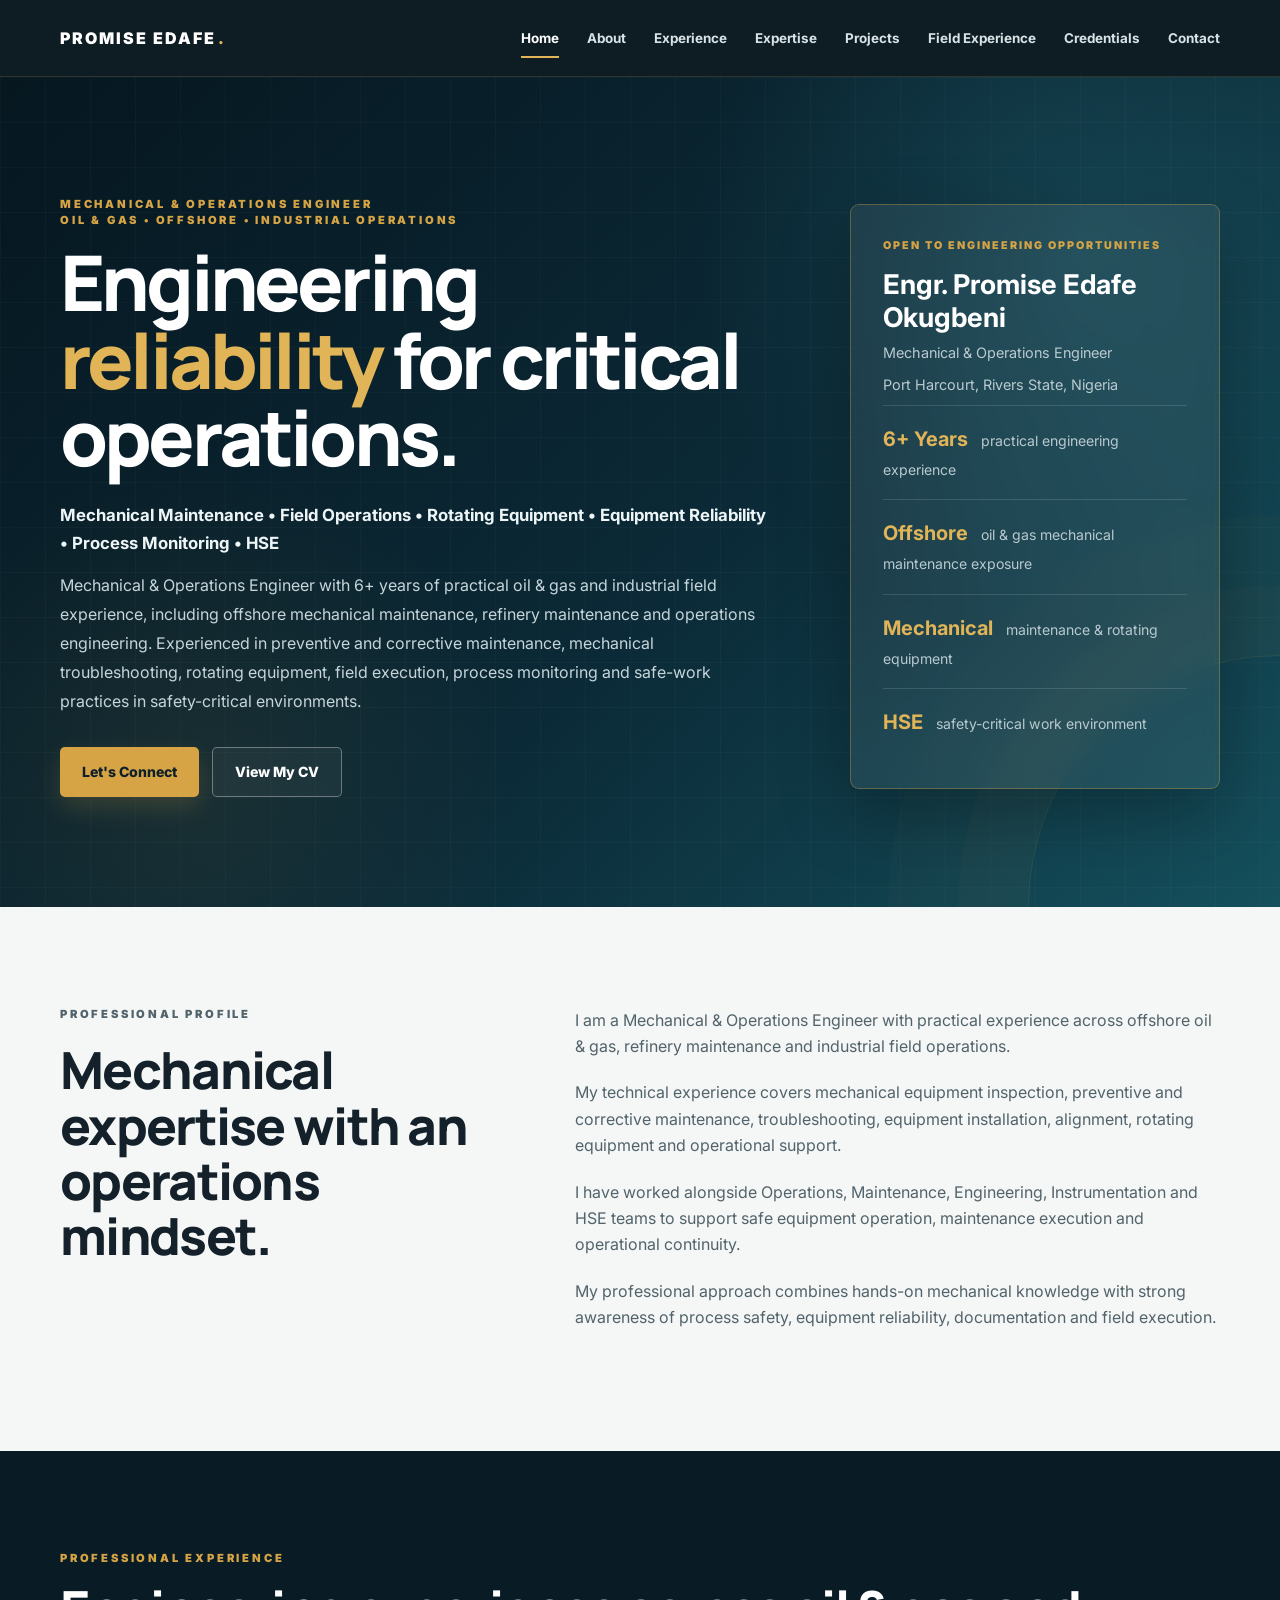
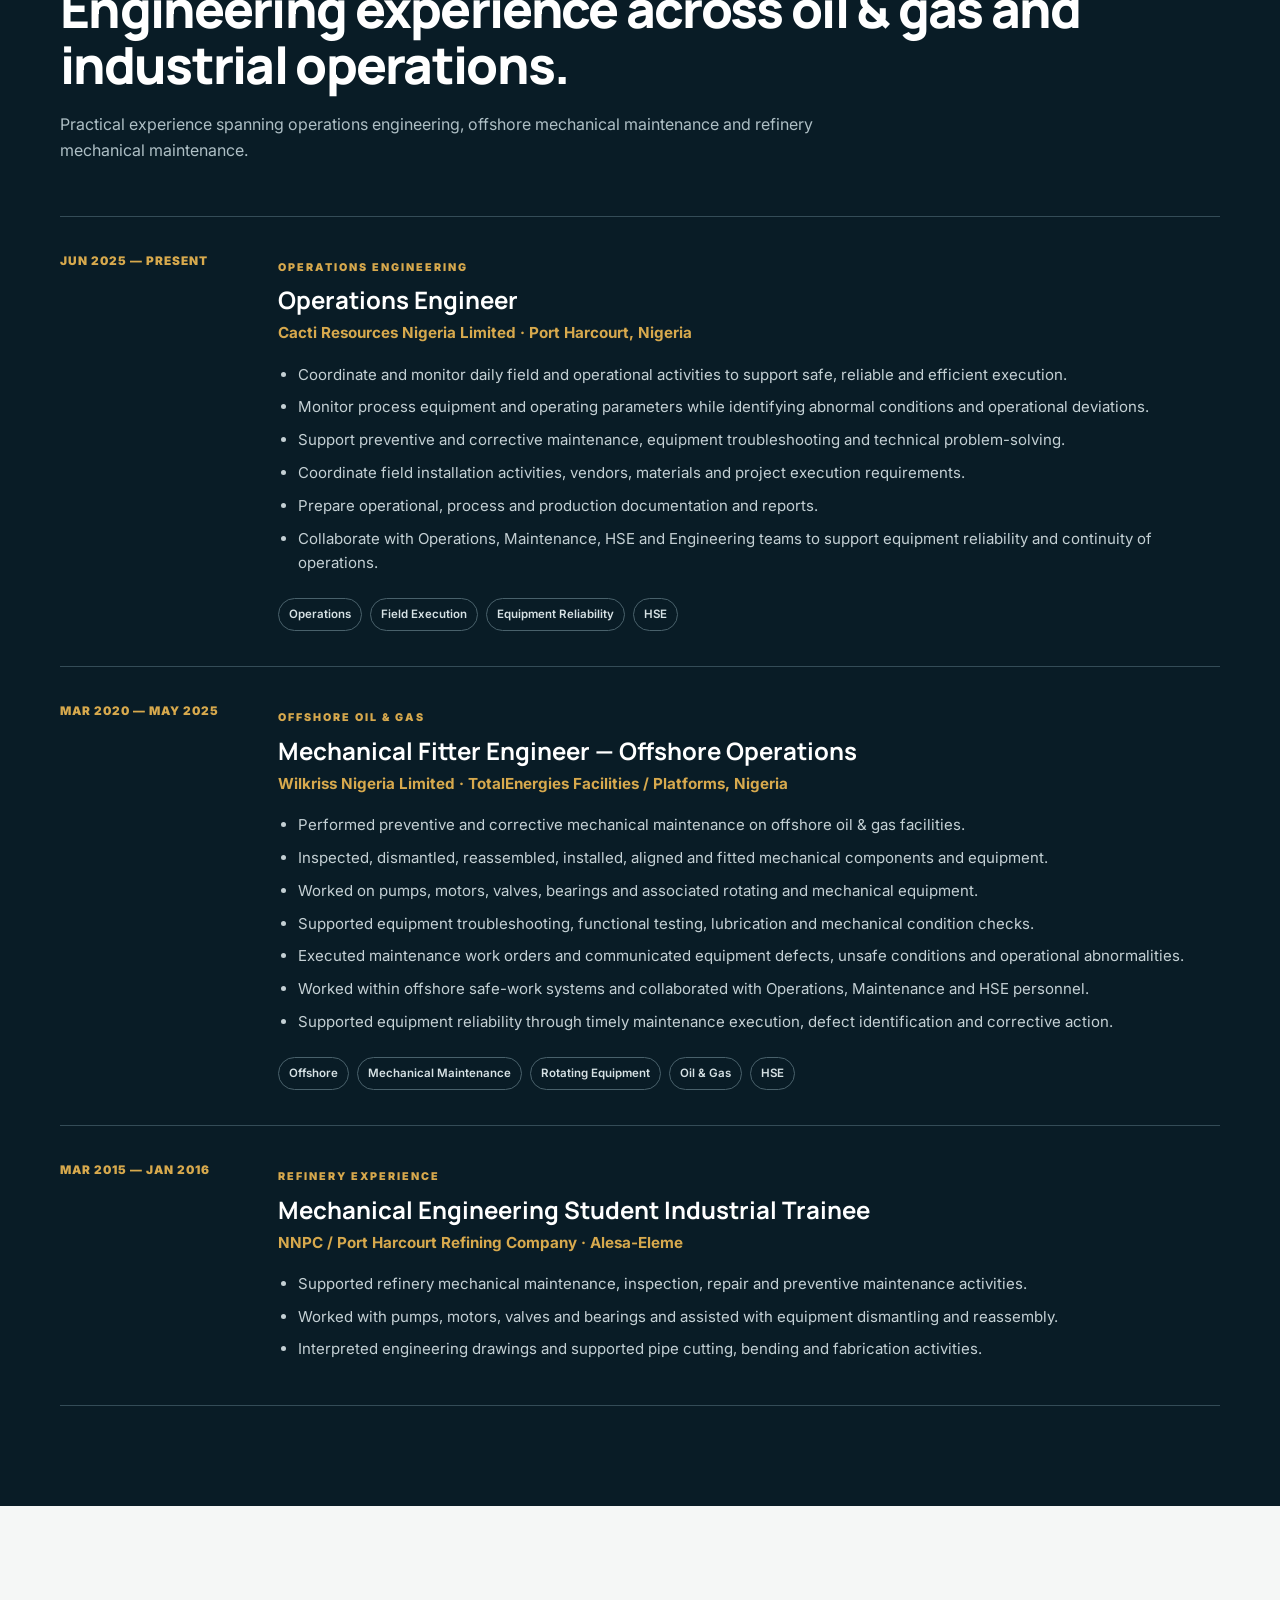
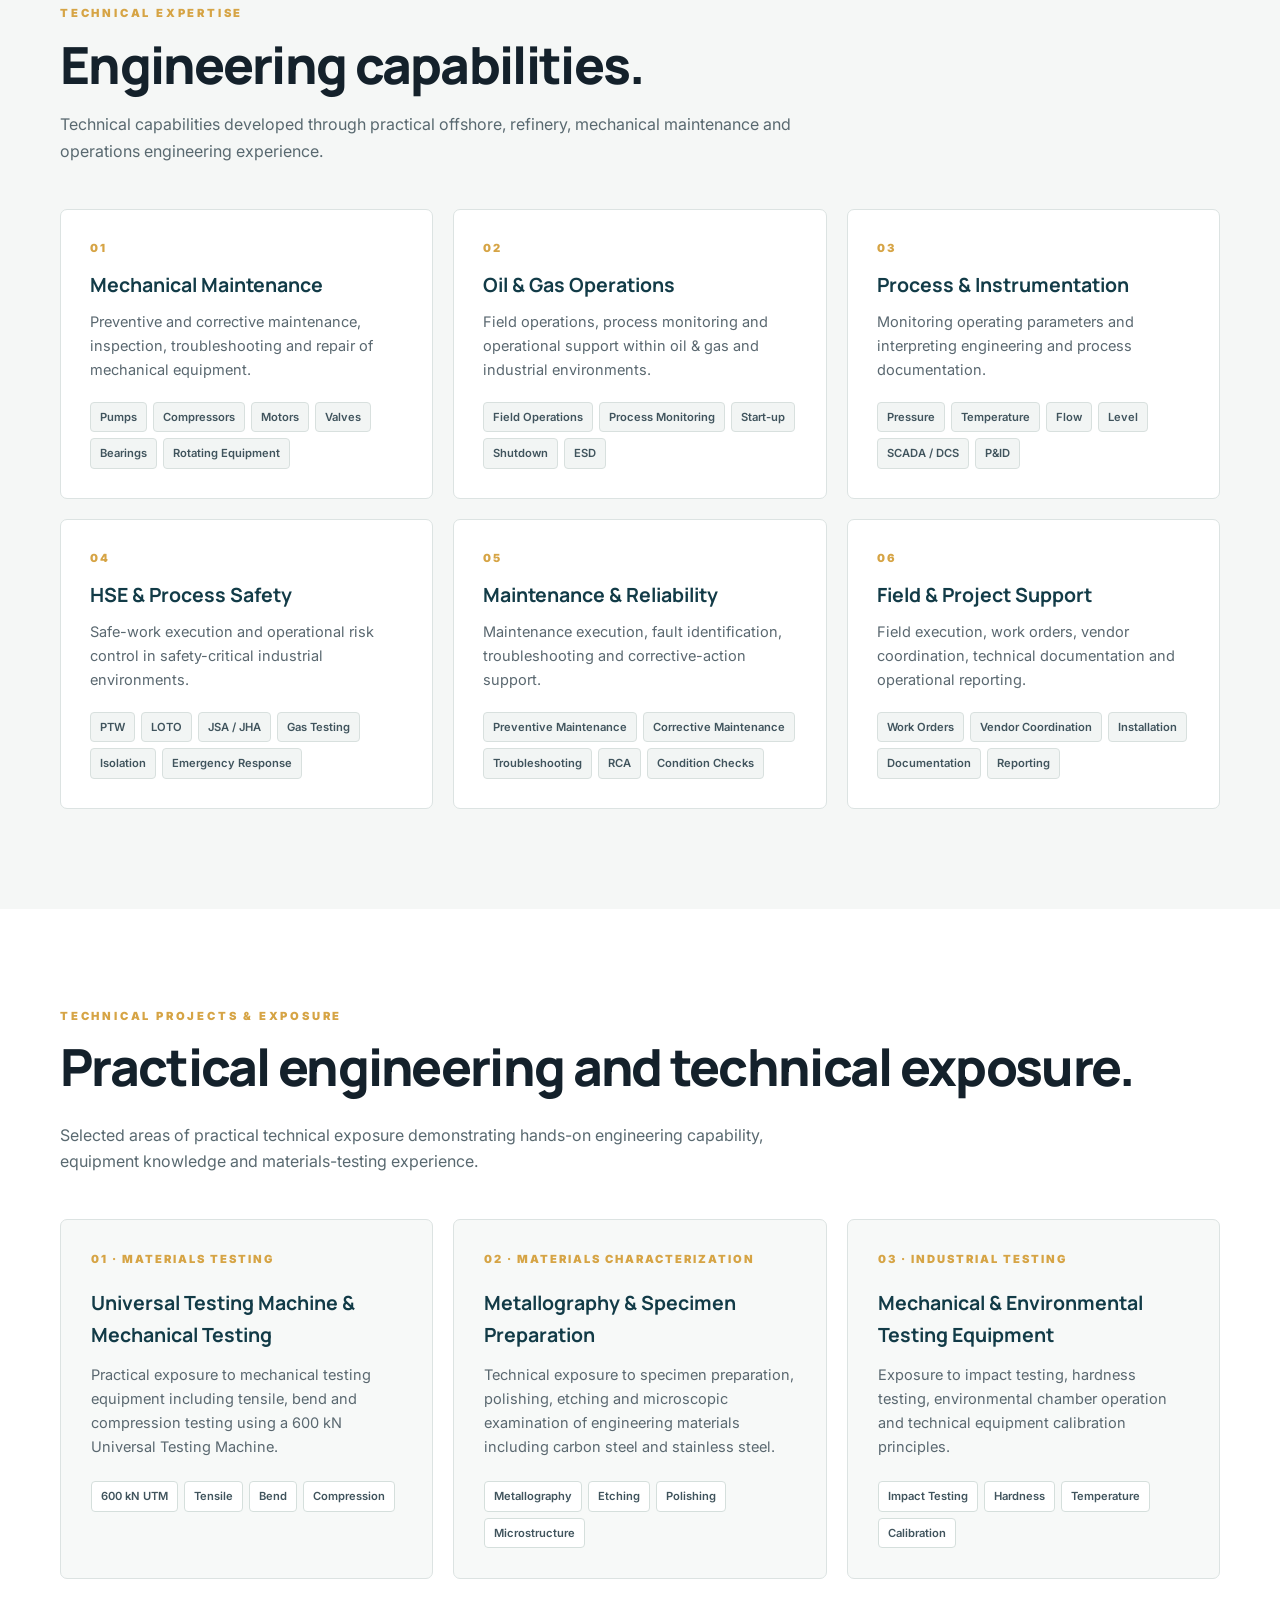
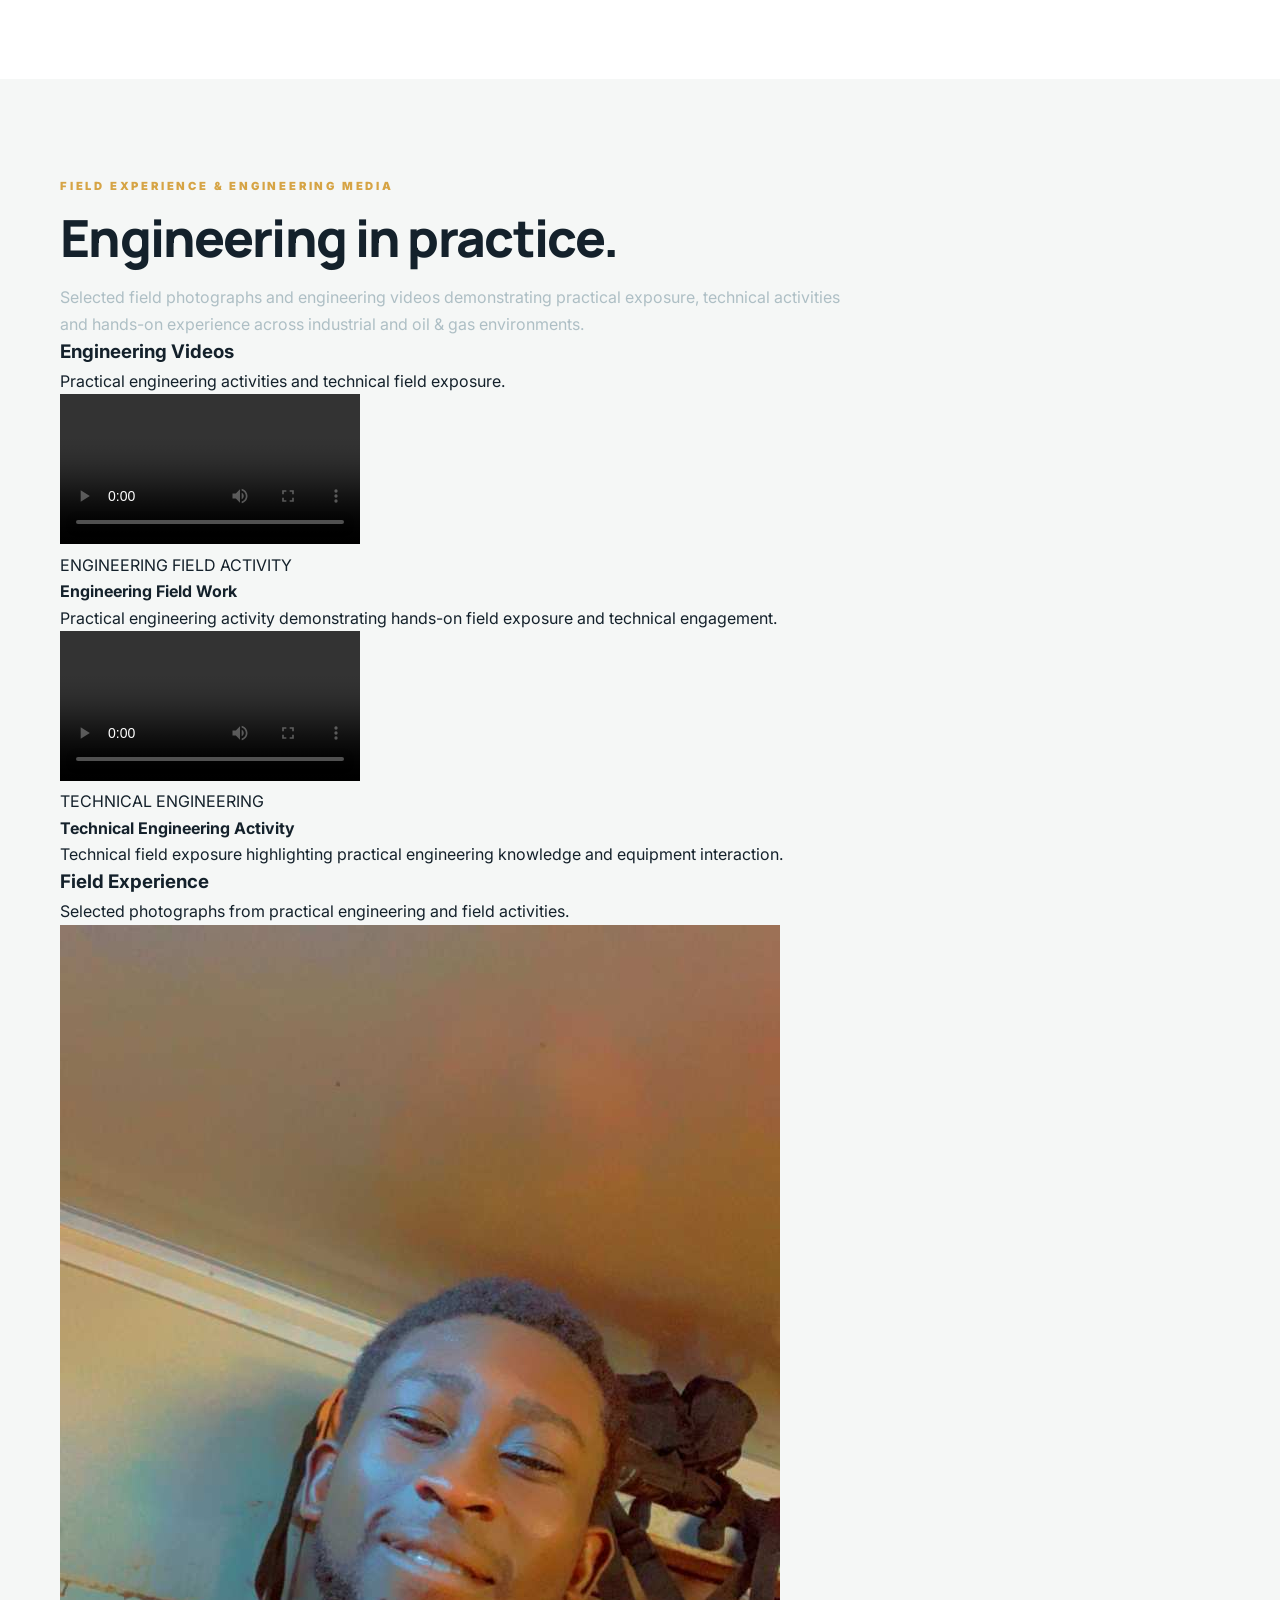
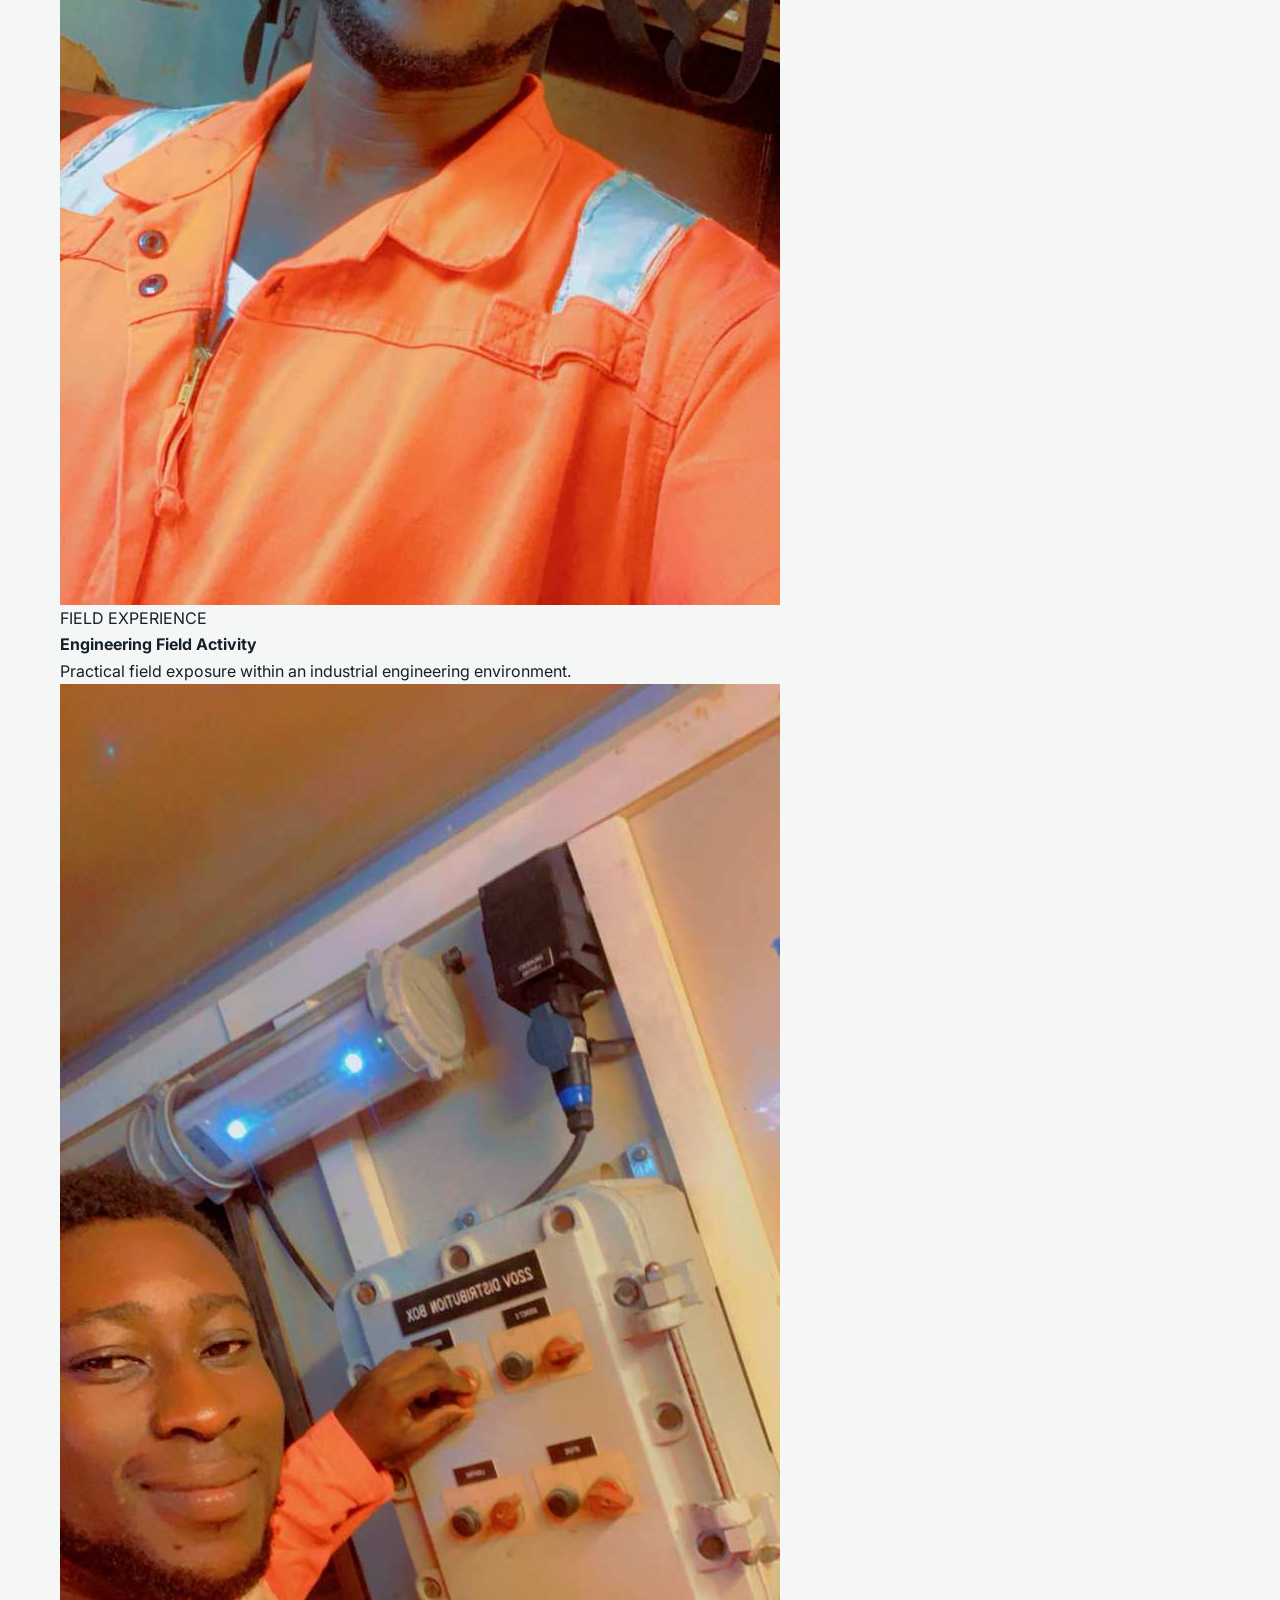
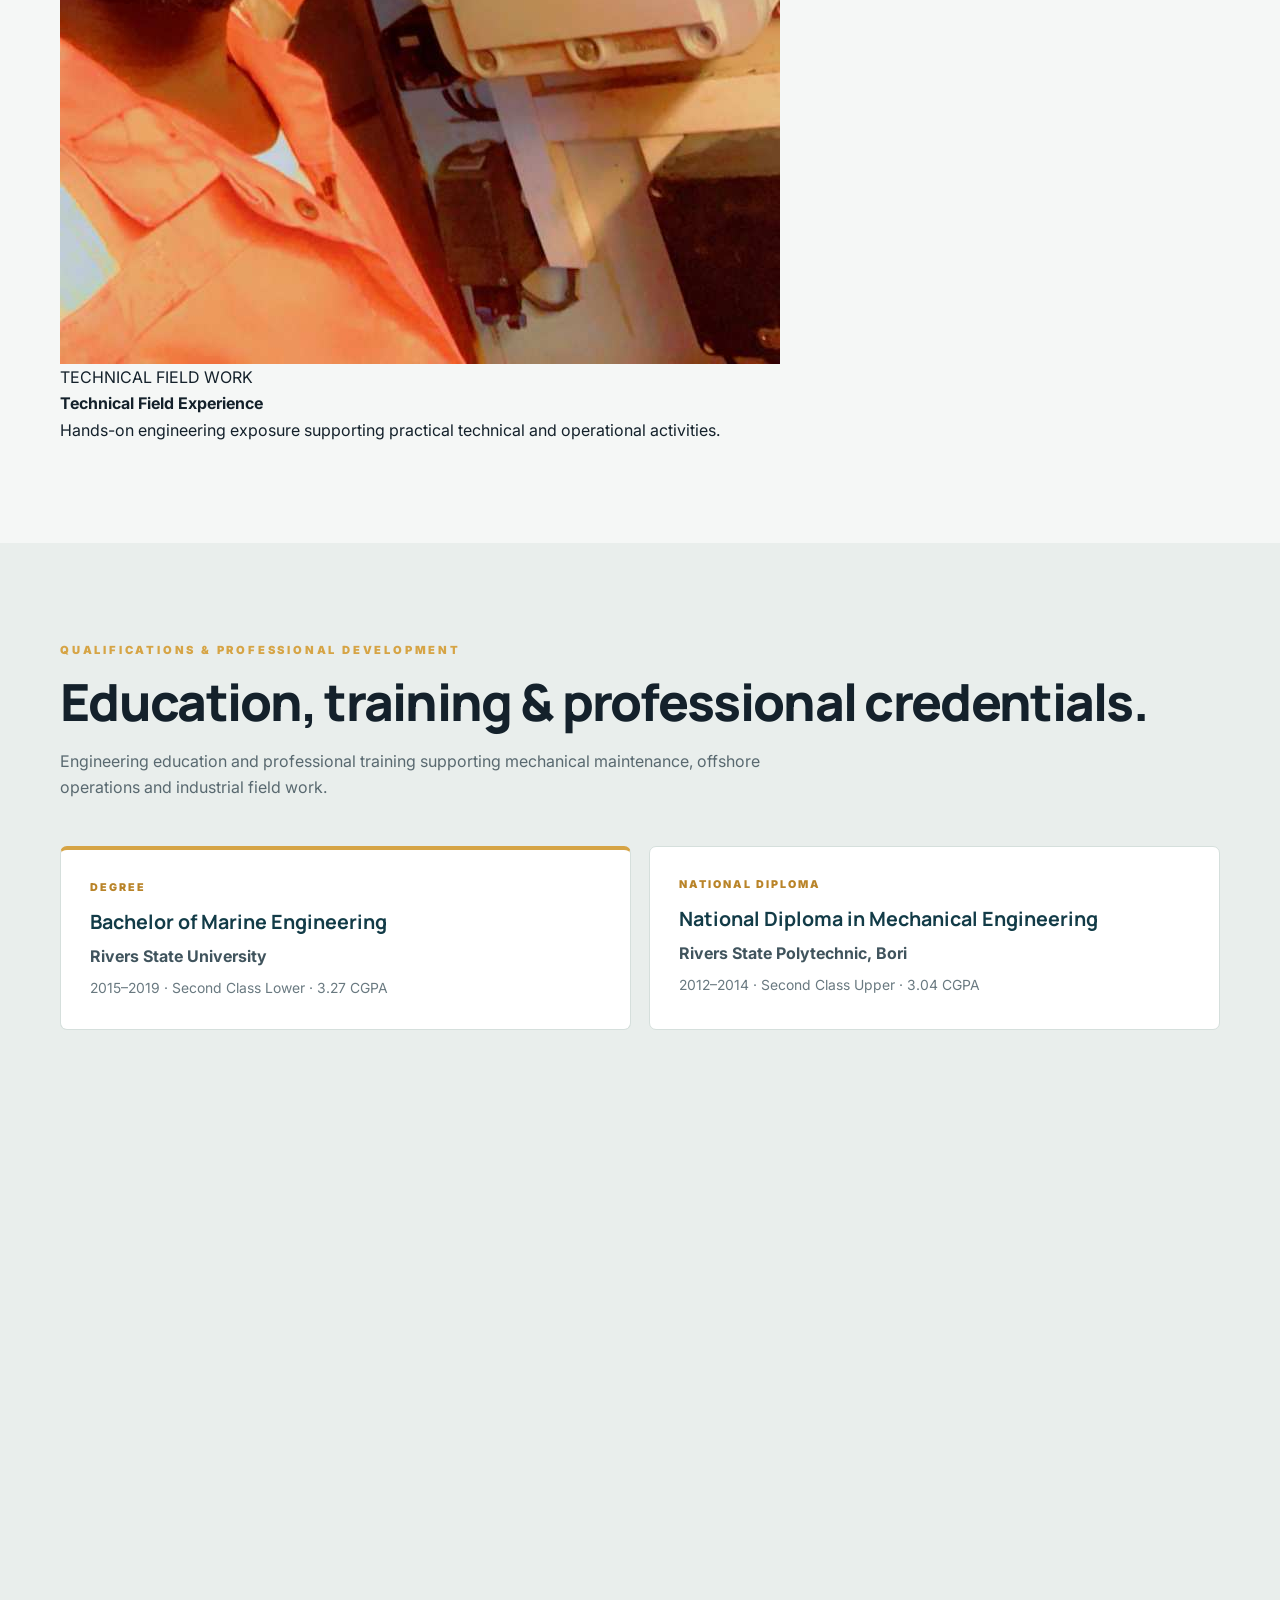
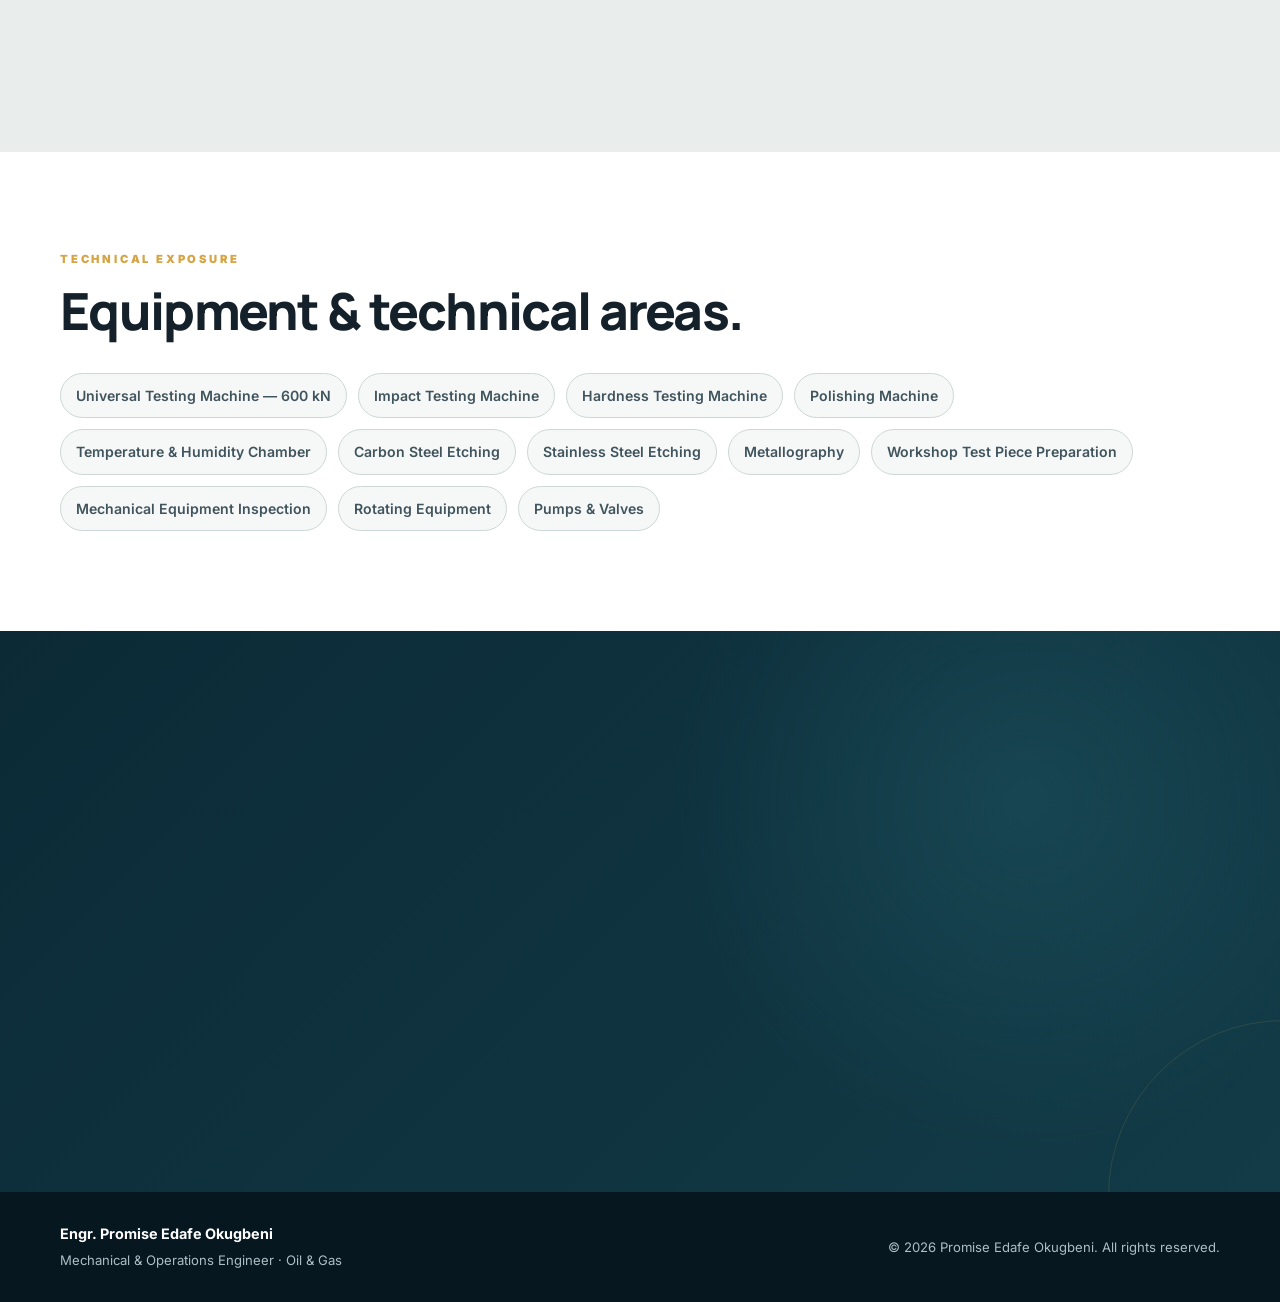
<file: index.html>
<!DOCTYPE html>
<html lang="en">

<head>

  <meta charset="UTF-8">

  <meta
    name="viewport"
    content="width=device-width, initial-scale=1.0"
  >

  <meta
    name="description"
    content="Engr. Promise Edafe Okugbeni (MNSE, COREN) — Mechanical & Operations Engineer with experience in offshore oil & gas, mechanical maintenance, field operations, equipment reliability and HSE."
  >

  <meta
    name="keywords"
    content="Promise Edafe Okugbeni, Mechanical Engineer, Operations Engineer, Mechanical Maintenance, Oil and Gas Engineer, Offshore Engineer, Field Operator, Port Harcourt Engineer, Nigeria Engineer"
  >

  <meta
    name="author"
    content="Engr. Promise Edafe Okugbeni"
  >

  <meta
    name="theme-color"
    content="#061720"
  >

  <title>
    Engr. Promise Edafe Okugbeni | Mechanical & Operations Engineer
  </title>


  <!-- =====================================================
       GOOGLE FONTS
  ====================================================== -->

  <link
    rel="preconnect"
    href="https://fonts.googleapis.com"
  >

  <link
    rel="preconnect"
    href="https://fonts.googleapis.com"
    crossorigin
  >

  <link
    href="https://fonts.googleapis.com/css2?family=Inter:wght@400;500;600;700;800;900&family=Manrope:wght@500;600;700;800&display=swap"
    rel="stylesheet"
  >


  <!-- =====================================================
       MAIN STYLESHEET
  ====================================================== -->

  <link
    rel="stylesheet"
    href="styles.css"
  >

</head>


<body>


<!-- =====================================================
     HEADER
===================================================== -->

<header class="site-header">

  <div class="container nav">

    <a
      class="brand"
      href="#home"
      aria-label="Promise Edafe Okugbeni home"
    >
      PROMISE EDAFE<span>.</span>
    </a>


    <button
      class="menu-btn"
      type="button"
      aria-label="Open navigation menu"
      aria-expanded="false"
    >
      ☰
    </button>


    <nav aria-label="Main navigation">

      <a href="#home">Home</a>

      <a href="#about">About</a>

      <a href="#experience">Experience</a>

      <a href="#skills">Expertise</a>

      <a href="#projects">Projects</a>

      <a href="#field-experience">Field Experience</a>

      <a href="#education">Credentials</a>

      <a href="#contact">Contact</a>

    </nav>

  </div>

</header>



<main>


<!-- =====================================================
     HERO
===================================================== -->

<section
  id="home"
  class="hero"
>

  <div class="container hero-grid">


    <div class="hero-content reveal-left">

      <p class="eyebrow">
        MECHANICAL & OPERATIONS ENGINEER
        <br>
        OIL & GAS • OFFSHORE • INDUSTRIAL OPERATIONS
      </p>


      <h1>
        Engineering
        <span>reliability</span>
        for critical operations.
      </h1>


      <p class="lead">
        Mechanical Maintenance • Field Operations •
        Rotating Equipment • Equipment Reliability •
        Process Monitoring • HSE
      </p>


      <p class="intro">

        Mechanical & Operations Engineer with 6+ years of
        practical oil & gas and industrial field experience,
        including offshore mechanical maintenance,
        refinery maintenance and operations engineering.

        Experienced in preventive and corrective maintenance,
        mechanical troubleshooting, rotating equipment,
        field execution, process monitoring and safe-work
        practices in safety-critical environments.

      </p>


      <div class="actions">

        <a
          class="btn primary"
          href="#contact"
        >
          Let's Connect
        </a>


        <a
          class="btn secondary"
          href="cv.html"
          target="_blank"
          rel="noopener"
        >
          View My CV
        </a>

      </div>

    </div>



    <!-- =================================================
         HERO CARD
    ================================================== -->

    <aside
      class="hero-card reveal-right"
      aria-label="Professional summary"
    >

      <div class="status">
        OPEN TO ENGINEERING OPPORTUNITIES
      </div>


      <h2>
        Engr. Promise Edafe Okugbeni
      </h2>


      <p>
        Mechanical & Operations Engineer
      </p>


      <p>
        Port Harcourt, Rivers State, Nigeria
      </p>


      <div class="stat">

        <strong>
          6+ Years
        </strong>

        <span>
          practical engineering experience
        </span>

      </div>


      <div class="stat">

        <strong>
          Offshore
        </strong>

        <span>
          oil & gas mechanical maintenance exposure
        </span>

      </div>


      <div class="stat">

        <strong>
          Mechanical
        </strong>

        <span>
          maintenance & rotating equipment
        </span>

      </div>


      <div class="stat">

        <strong>
          HSE
        </strong>

        <span>
          safety-critical work environment
        </span>

      </div>

    </aside>

  </div>

</section>



<!-- =====================================================
     ABOUT
===================================================== -->

<section
  id="about"
  class="section"
>

  <div class="container two-col">


    <div class="reveal-left">

      <p class="eyebrow">
        PROFESSIONAL PROFILE
      </p>


      <h2>
        Mechanical expertise
        with an operations mindset.
      </h2>

    </div>


    <div class="reveal-right">

      <p>
        I am a Mechanical & Operations Engineer with
        practical experience across offshore oil & gas,
        refinery maintenance and industrial field operations.
      </p>


      <p>
        My technical experience covers mechanical equipment
        inspection, preventive and corrective maintenance,
        troubleshooting, equipment installation, alignment,
        rotating equipment and operational support.
      </p>


      <p>
        I have worked alongside Operations, Maintenance,
        Engineering, Instrumentation and HSE teams to
        support safe equipment operation, maintenance
        execution and operational continuity.
      </p>


      <p>
        My professional approach combines hands-on
        mechanical knowledge with strong awareness of
        process safety, equipment reliability,
        documentation and field execution.
      </p>

    </div>

  </div>

</section>



<!-- =====================================================
     EXPERIENCE
===================================================== -->

<section
  id="experience"
  class="section dark"
>

  <div class="container">


    <p class="eyebrow">
      PROFESSIONAL EXPERIENCE
    </p>


    <h2>
      Engineering experience across
      oil & gas and industrial operations.
    </h2>


    <p class="section-intro">

      Practical experience spanning operations engineering,
      offshore mechanical maintenance and refinery
      mechanical maintenance.

    </p>



    <div class="timeline">


      <!-- EXPERIENCE 01 -->

      <article class="job reveal">

        <div class="date">
          JUN 2025 — PRESENT
        </div>


        <div>

          <p class="experience-label">
            OPERATIONS ENGINEERING
          </p>


          <h3>
            Operations Engineer
          </h3>


          <h4>
            Cacti Resources Nigeria Limited ·
            Port Harcourt, Nigeria
          </h4>


          <ul>

            <li>
              Coordinate and monitor daily field and
              operational activities to support safe,
              reliable and efficient execution.
            </li>

            <li>
              Monitor process equipment and operating
              parameters while identifying abnormal
              conditions and operational deviations.
            </li>

            <li>
              Support preventive and corrective maintenance,
              equipment troubleshooting and technical
              problem-solving.
            </li>

            <li>
              Coordinate field installation activities,
              vendors, materials and project execution
              requirements.
            </li>

            <li>
              Prepare operational, process and production
              documentation and reports.
            </li>

            <li>
              Collaborate with Operations, Maintenance,
              HSE and Engineering teams to support
              equipment reliability and continuity of
              operations.
            </li>

          </ul>


          <div class="experience-tags">

            <span>Operations</span>
            <span>Field Execution</span>
            <span>Equipment Reliability</span>
            <span>HSE</span>

          </div>

        </div>

      </article>



      <!-- EXPERIENCE 02 -->

      <article class="job featured-job reveal">

        <div class="date">
          MAR 2020 — MAY 2025
        </div>


        <div>

          <p class="experience-label">
            OFFSHORE OIL & GAS
          </p>


          <h3>
            Mechanical Fitter Engineer —
            Offshore Operations
          </h3>


          <h4>
            Wilkriss Nigeria Limited ·
            TotalEnergies Facilities / Platforms, Nigeria
          </h4>


          <ul>

            <li>
              Performed preventive and corrective
              mechanical maintenance on offshore
              oil & gas facilities.
            </li>

            <li>
              Inspected, dismantled, reassembled,
              installed, aligned and fitted mechanical
              components and equipment.
            </li>

            <li>
              Worked on pumps, motors, valves, bearings
              and associated rotating and mechanical
              equipment.
            </li>

            <li>
              Supported equipment troubleshooting,
              functional testing, lubrication and
              mechanical condition checks.
            </li>

            <li>
              Executed maintenance work orders and
              communicated equipment defects,
              unsafe conditions and operational
              abnormalities.
            </li>

            <li>
              Worked within offshore safe-work systems
              and collaborated with Operations,
              Maintenance and HSE personnel.
            </li>

            <li>
              Supported equipment reliability through
              timely maintenance execution, defect
              identification and corrective action.
            </li>

          </ul>


          <div class="experience-tags">

            <span>Offshore</span>
            <span>Mechanical Maintenance</span>
            <span>Rotating Equipment</span>
            <span>Oil & Gas</span>
            <span>HSE</span>

          </div>

        </div>

      </article>



      <!-- EXPERIENCE 03 -->

      <article class="job reveal">

        <div class="date">
          MAR 2015 — JAN 2016
        </div>


        <div>

          <p class="experience-label">
            REFINERY EXPERIENCE
          </p>


          <h3>
            Mechanical Engineering
            Student Industrial Trainee
          </h3>


          <h4>
            NNPC / Port Harcourt Refining Company ·
            Alesa-Eleme
          </h4>


          <ul>

            <li>
              Supported refinery mechanical maintenance,
              inspection, repair and preventive maintenance
              activities.
            </li>

            <li>
              Worked with pumps, motors, valves and
              bearings and assisted with equipment
              dismantling and reassembly.
            </li>

            <li>
              Interpreted engineering drawings and
              supported pipe cutting, bending and
              fabrication activities.
            </li>

          </ul>

        </div>

      </article>


    </div>

  </div>

</section>



<!-- =====================================================
     ENGINEERING EXPERTISE
===================================================== -->

<section
  id="skills"
  class="section capabilities"
>

  <div class="container">


    <p class="eyebrow">
      TECHNICAL EXPERTISE
    </p>


    <h2>
      Engineering capabilities.
    </h2>


    <p class="section-intro dark-text">

      Technical capabilities developed through practical
      offshore, refinery, mechanical maintenance and
      operations engineering experience.

    </p>



    <div class="capability-grid">


      <article class="capability-card reveal">

        <div class="capability-number">01</div>

        <h3>
          Mechanical Maintenance
        </h3>

        <p>
          Preventive and corrective maintenance,
          inspection, troubleshooting and repair
          of mechanical equipment.
        </p>

        <div class="capability-tags">
          <span>Pumps</span>
          <span>Compressors</span>
          <span>Motors</span>
          <span>Valves</span>
          <span>Bearings</span>
          <span>Rotating Equipment</span>
        </div>

      </article>



      <article class="capability-card reveal">

        <div class="capability-number">02</div>

        <h3>
          Oil & Gas Operations
        </h3>

        <p>
          Field operations, process monitoring and
          operational support within oil & gas and
          industrial environments.
        </p>

        <div class="capability-tags">
          <span>Field Operations</span>
          <span>Process Monitoring</span>
          <span>Start-up</span>
          <span>Shutdown</span>
          <span>ESD</span>
        </div>

      </article>



      <article class="capability-card reveal">

        <div class="capability-number">03</div>

        <h3>
          Process & Instrumentation
        </h3>

        <p>
          Monitoring operating parameters and
          interpreting engineering and process
          documentation.
        </p>

        <div class="capability-tags">
          <span>Pressure</span>
          <span>Temperature</span>
          <span>Flow</span>
          <span>Level</span>
          <span>SCADA / DCS</span>
          <span>P&amp;ID</span>
        </div>

      </article>



      <article class="capability-card reveal">

        <div class="capability-number">04</div>

        <h3>
          HSE & Process Safety
        </h3>

        <p>
          Safe-work execution and operational risk
          control in safety-critical industrial
          environments.
        </p>

        <div class="capability-tags">
          <span>PTW</span>
          <span>LOTO</span>
          <span>JSA / JHA</span>
          <span>Gas Testing</span>
          <span>Isolation</span>
          <span>Emergency Response</span>
        </div>

      </article>



      <article class="capability-card reveal">

        <div class="capability-number">05</div>

        <h3>
          Maintenance & Reliability
        </h3>

        <p>
          Maintenance execution, fault identification,
          troubleshooting and corrective-action support.
        </p>

        <div class="capability-tags">
          <span>Preventive Maintenance</span>
          <span>Corrective Maintenance</span>
          <span>Troubleshooting</span>
          <span>RCA</span>
          <span>Condition Checks</span>
        </div>

      </article>



      <article class="capability-card reveal">

        <div class="capability-number">06</div>

        <h3>
          Field & Project Support
        </h3>

        <p>
          Field execution, work orders, vendor
          coordination, technical documentation
          and operational reporting.
        </p>

        <div class="capability-tags">
          <span>Work Orders</span>
          <span>Vendor Coordination</span>
          <span>Installation</span>
          <span>Documentation</span>
          <span>Reporting</span>
        </div>

      </article>


    </div>

  </div>

</section>



<!-- =====================================================
     PROJECTS
===================================================== -->

<section
  id="projects"
  class="section projects"
>

  <div class="container">


    <p class="eyebrow">
      TECHNICAL PROJECTS & EXPOSURE
    </p>


    <h2>
      Practical engineering
      and technical exposure.
    </h2>


    <p class="projects-intro">

      Selected areas of practical technical exposure
      demonstrating hands-on engineering capability,
      equipment knowledge and materials-testing
      experience.

    </p>



    <div class="project-grid">


      <article class="project-card reveal">

        <div class="project-number">
          01 · MATERIALS TESTING
        </div>

        <h3>
          Universal Testing Machine
          & Mechanical Testing
        </h3>

        <p>
          Practical exposure to mechanical testing
          equipment including tensile, bend and
          compression testing using a 600 kN
          Universal Testing Machine.
        </p>

        <div class="project-tags">
          <span>600 kN UTM</span>
          <span>Tensile</span>
          <span>Bend</span>
          <span>Compression</span>
        </div>

      </article>



      <article class="project-card reveal">

        <div class="project-number">
          02 · MATERIALS CHARACTERIZATION
        </div>

        <h3>
          Metallography & Specimen
          Preparation
        </h3>

        <p>
          Technical exposure to specimen preparation,
          polishing, etching and microscopic examination
          of engineering materials including carbon steel
          and stainless steel.
        </p>

        <div class="project-tags">
          <span>Metallography</span>
          <span>Etching</span>
          <span>Polishing</span>
          <span>Microstructure</span>
        </div>

      </article>



      <article class="project-card reveal">

        <div class="project-number">
          03 · INDUSTRIAL TESTING
        </div>

        <h3>
          Mechanical & Environmental
          Testing Equipment
        </h3>

        <p>
          Exposure to impact testing, hardness testing,
          environmental chamber operation and technical
          equipment calibration principles.
        </p>

        <div class="project-tags">
          <span>Impact Testing</span>
          <span>Hardness</span>
          <span>Temperature</span>
          <span>Calibration</span>
        </div>

      </article>


    </div>

  </div>

</section>



<!-- =====================================================
     FIELD EXPERIENCE & ENGINEERING MEDIA
===================================================== -->

<section
  id="field-experience"
  class="section field-experience"
>

  <div class="container">


    <p class="eyebrow">
      FIELD EXPERIENCE & ENGINEERING MEDIA
    </p>


    <h2>
      Engineering in practice.
    </h2>


    <p class="section-intro">

      Selected field photographs and engineering videos
      demonstrating practical exposure, technical activities
      and hands-on experience across industrial and oil & gas
      environments.

    </p>



    <!-- =================================================
         ENGINEERING VIDEOS
    ================================================== -->

    <div class="media-heading">

      <h3>
        Engineering Videos
      </h3>

      <p>
        Practical engineering activities and technical
        field exposure.
      </p>

    </div>


    <div class="engineering-video-grid">


      <!-- VIDEO 01 -->

      <article class="engineering-video-card reveal">

        <div class="video-wrapper">

          <video
            controls
            preload="metadata"
            playsinline
          >

            <source
              src="promise-engineering-video-1-muted.mp4"
              type="video/mp4"
            >

            Your browser does not support HTML5 video.

          </video>

        </div>


        <div class="media-card-content">

          <span class="media-label">
            ENGINEERING FIELD ACTIVITY
          </span>

          <h4>
            Engineering Field Work
          </h4>

          <p>
            Practical engineering activity demonstrating
            hands-on field exposure and technical engagement.
          </p>

        </div>

      </article>



      <!-- VIDEO 02 -->

      <article class="engineering-video-card reveal">

        <div class="video-wrapper">

          <video
            controls
            preload="metadata"
            playsinline
          >

            <source
              src="promise-engineering-video-2-muted.mp4"
              type="video/mp4"
            >

            Your browser does not support HTML5 video.

          </video>

        </div>


        <div class="media-card-content">

          <span class="media-label">
            TECHNICAL ENGINEERING
          </span>

          <h4>
            Technical Engineering Activity
          </h4>

          <p>
            Technical field exposure highlighting practical
            engineering knowledge and equipment interaction.
          </p>

        </div>

      </article>


    </div>



    <!-- =================================================
         FIELD PHOTOGRAPHS
    ================================================== -->

    <div class="media-heading">

      <h3>
        Field Experience
      </h3>

      <p>
        Selected photographs from practical engineering
        and field activities.
      </p>

    </div>


    <div class="engineering-photo-grid">


      <!-- PHOTO 01 -->

      <article class="engineering-photo-card reveal">

        <a
          href="promise-field-1.jpeg"
          target="_blank"
          rel="noopener noreferrer"
        >

          <img
            src="promise-field-1.jpeg"
            alt="Engr. Promise Edafe Okugbeni during engineering field activity"
            loading="lazy"
          >

        </a>


        <div class="media-card-content">

          <span class="media-label">
            FIELD EXPERIENCE
          </span>

          <h4>
            Engineering Field Activity
          </h4>

          <p>
            Practical field exposure within an industrial
            engineering environment.
          </p>

        </div>

      </article>



      <!-- PHOTO 02 -->

      <article class="engineering-photo-card reveal">

        <a
          href="promise-field-2.jpeg"
          target="_blank"
          rel="noopener noreferrer"
        >

          <img
            src="promise-field-2.jpeg"
            alt="Engr. Promise Edafe Okugbeni during technical field work"
            loading="lazy"
          >

        </a>


        <div class="media-card-content">

          <span class="media-label">
            TECHNICAL FIELD WORK
          </span>

          <h4>
            Technical Field Experience
          </h4>

          <p>
            Hands-on engineering exposure supporting practical
            technical and operational activities.
          </p>

        </div>

      </article>


    </div>


  </div>

</section>



<!-- =====================================================
     EDUCATION & CREDENTIALS
===================================================== -->

<section
  id="education"
  class="section credentials"
>

  <div class="container">


    <p class="eyebrow">
      QUALIFICATIONS & PROFESSIONAL DEVELOPMENT
    </p>


    <h2>
      Education, training
      & professional credentials.
    </h2>


    <p class="section-intro credentials-intro">

      Engineering education and professional training
      supporting mechanical maintenance, offshore
      operations and industrial field work.

    </p>



    <div class="credentials-grid">


      <article class="credential-card featured-credential reveal">

        <div class="credential-type">
          DEGREE
        </div>

        <h3>
          Bachelor of Marine Engineering
        </h3>

        <p class="institution">
          Rivers State University
        </p>

        <p class="credential-meta">
          2015–2019 · Second Class Lower ·
          3.27 CGPA
        </p>

      </article>



      <article class="credential-card reveal">

        <div class="credential-type">
          NATIONAL DIPLOMA
        </div>

        <h3>
          National Diploma in
          Mechanical Engineering
        </h3>

        <p class="institution">
          Rivers State Polytechnic, Bori
        </p>

        <p class="credential-meta">
          2012–2014 · Second Class Upper ·
          3.04 CGPA
        </p>

      </article>



      <article class="credential-card reveal">

        <div class="credential-type">
          OFFSHORE SAFETY
        </div>

        <h3>
          BOSIET
        </h3>

        <p class="institution">
          Basic Offshore Safety Induction
          & Emergency Training
        </p>

        <p class="credential-meta">
          Offshore safety and emergency-response
          training.
        </p>

      </article>



      <article class="credential-card reveal">

        <div class="credential-type">
          HSE
        </div>

        <h3>
          Health, Safety &
          Environment Training
        </h3>

        <p class="institution">
          HSE Onboard Training ·
          HSE Levels 1–4
        </p>

        <p class="credential-meta">
          Safety awareness and safe-work practices
          for industrial environments.
        </p>

      </article>



      <article class="credential-card reveal">

        <div class="credential-type">
          PROCESS SAFETY
        </div>

        <h3>
          H₂S Awareness
        </h3>

        <p class="institution">
          Hydrogen Sulphide Safety Awareness
        </p>

        <p class="credential-meta">
          Hazard awareness and safe working practices
          in potentially H₂S-containing environments.
        </p>

      </article>



      <article class="credential-card reveal">

        <div class="credential-type">
          OPERATIONS
        </div>

        <h3>
          Fundamentals of
          Operational Management
        </h3>

        <p class="institution">
          Professional Training
        </p>

        <p class="credential-meta">
          Operational coordination, field execution
          and performance awareness.
        </p>

      </article>



      <article class="credential-card professional-card reveal">

        <div class="credential-type">
          PROFESSIONAL AFFILIATION
        </div>

        <h3>
          Nigerian Society of Engineers
        </h3>

        <p class="institution">
          NSE
        </p>

        <p class="credential-meta">
          Registration No. 74560
        </p>

      </article>


    </div>

  </div>

</section>



<!-- =====================================================
     TECHNICAL EQUIPMENT
===================================================== -->

<section
  class="section equipment"
>

  <div class="container">


    <p class="eyebrow">
      TECHNICAL EXPOSURE
    </p>


    <h2>
      Equipment & technical areas.
    </h2>


    <div class="tags">

      <span>
        Universal Testing Machine — 600 kN
      </span>

      <span>
        Impact Testing Machine
      </span>

      <span>
        Hardness Testing Machine
      </span>

      <span>
        Polishing Machine
      </span>

      <span>
        Temperature & Humidity Chamber
      </span>

      <span>
        Carbon Steel Etching
      </span>

      <span>
        Stainless Steel Etching
      </span>

      <span>
        Metallography
      </span>

      <span>
        Workshop Test Piece Preparation
      </span>

      <span>
        Mechanical Equipment Inspection
      </span>

      <span>
        Rotating Equipment
      </span>

      <span>
        Pumps & Valves
      </span>

    </div>

  </div>

</section>



<!-- =====================================================
     CONTACT
===================================================== -->

<section
  id="contact"
  class="section contact"
>

  <div class="container contact-box">


    <div class="reveal-left">

      <p class="eyebrow">
        PROFESSIONAL CONTACT
      </p>


      <h2>
        Let's connect for
        your next engineering opportunity.
      </h2>


      <p>

        Open to engineering opportunities,
        offshore assignments, technical
        collaborations and professional
        connections across oil & gas,
        energy, industrial maintenance
        and field operations.

      </p>


      <!-- =================================================
           SOCIAL MEDIA LINKS
      ================================================== -->

      <div class="social-links">


        <!-- LINKEDIN -->

        <a
          href="https://www.linkedin.com/in/promise-okugbeni-14968685/"
          target="_blank"
          rel="noopener noreferrer"
          aria-label="Visit Promise Edafe Okugbeni on LinkedIn"
        >
          LinkedIn
        </a>


        <!-- FACEBOOK -->

        <a
          href="https://www.facebook.com/PromiseEdafeOkugbeni"
          target="_blank"
          rel="noopener noreferrer"
          aria-label="Visit Promise Edafe Okugbeni on Facebook"
        >
          Facebook
        </a>


        <!-- INSTAGRAM -->

        <a
          href="https://www.instagram.com/okugbenipromiseedafe/"
          target="_blank"
          rel="noopener noreferrer"
          aria-label="Visit Promise Edafe Okugbeni on Instagram"
        >
          Instagram
        </a>


        <!-- TIKTOK -->

        <a
          href="https://www.tiktok.com/@promise.edafe.oku"
          target="_blank"
          rel="noopener noreferrer"
          aria-label="Visit Promise Edafe Okugbeni on TikTok"
        >
          TikTok
        </a>


        <!-- THREADS -->

        <a
          href="https://www.threads.com/@okugbenipromiseedafe"
          target="_blank"
          rel="noopener noreferrer"
          aria-label="Visit Promise Edafe Okugbeni on Threads"
        >
          Threads
        </a>


        <!-- WHATSAPP -->

        <a
          href="https://wa.me/2348063981317?text=Hello%20Engr.%20Promise%20Edafe%20Okugbeni%2C%20I%20would%20like%20to%20discuss%20an%20engineering%20opportunity%20with%20you."
          target="_blank"
          rel="noopener noreferrer"
          aria-label="Contact Promise Edafe Okugbeni on WhatsApp"
        >
          WhatsApp
        </a>


        <!-- EMAIL -->

        <a
          href="mailto:edafepromise@gmail.com"
          aria-label="Send email to Promise Edafe Okugbeni"
        >
          Email
        </a>


      </div>

    </div>



    <!-- =================================================
         CONTACT DETAILS
    ================================================== -->

    <div class="contact-links reveal-right">


      <a
        href="mailto:edafepromise@gmail.com"
      >
        edafepromise@gmail.com
      </a>


      <a
        href="tel:+2348063981317"
      >
        +234 806 398 1317
      </a>


      <span>
        Port Harcourt, Rivers State, Nigeria
      </span>


      <a
        class="btn primary"
        href="mailto:edafepromise@gmail.com?subject=Engineering%20Opportunity%20for%20Promise%20Okugbeni"
      >
        Email Me
      </a>

    </div>

  </div>

</section>



</main>



<!-- =====================================================
     FOOTER
===================================================== -->

<footer>

  <div class="container">

    <div>

      <strong>
        Engr. Promise Edafe Okugbeni
      </strong>

      <span>
        Mechanical & Operations Engineer ·
        Oil & Gas
      </span>

    </div>


    <span>
      © 2026 Promise Edafe Okugbeni.
      All rights reserved.
    </span>

  </div>

</footer>



<!-- =====================================================
     BACK TO TOP
===================================================== -->

<a
  href="#home"
  class="back-to-top"
  aria-label="Back to top"
>
  ↑
</a>



<!-- =====================================================
     MAIN JAVASCRIPT
===================================================== -->

<script src="script.js"></script>


</body>

</html>
</file>
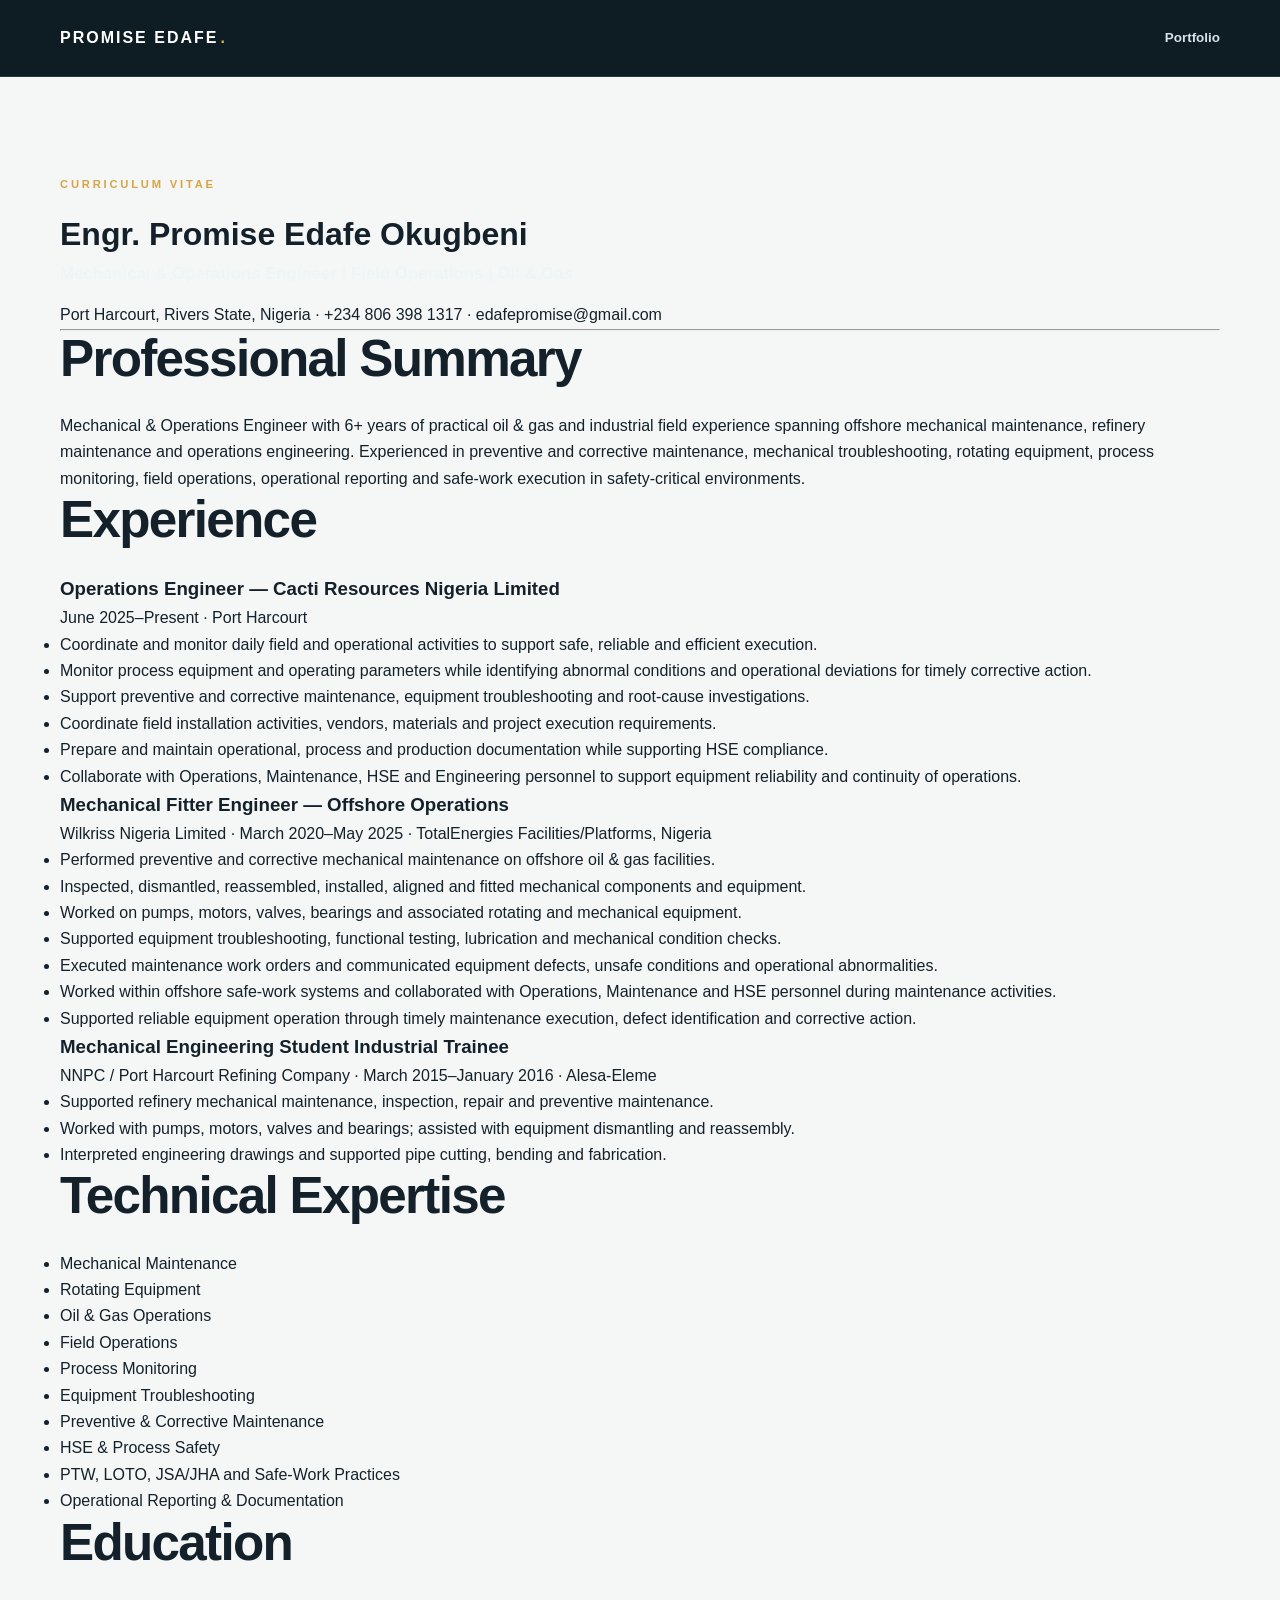
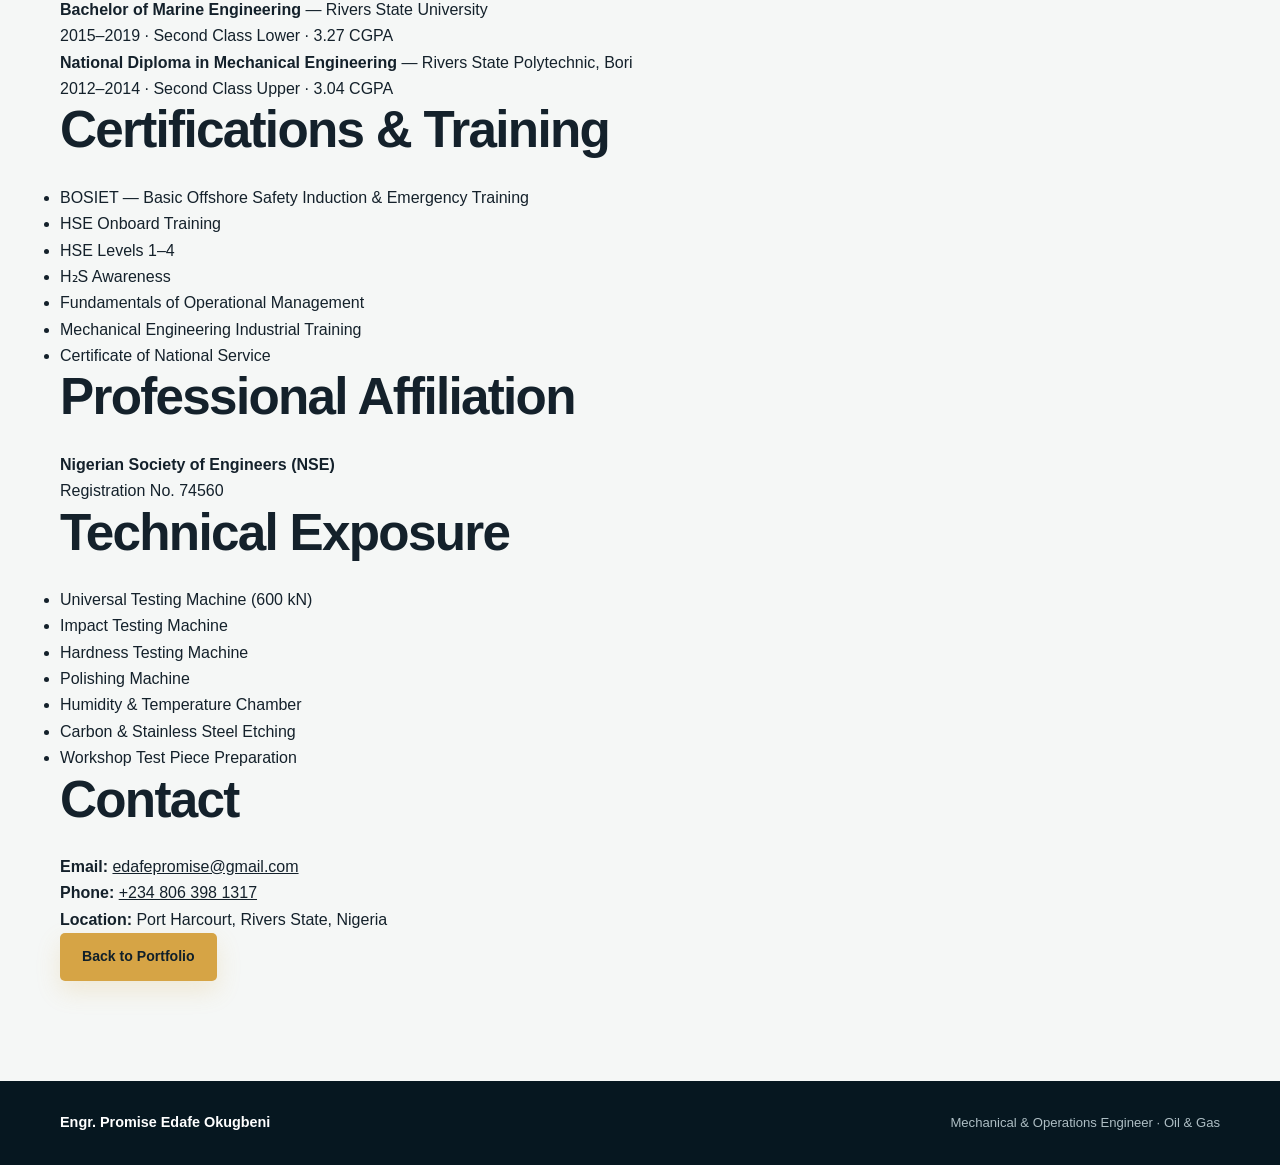
<file: cv.html>
<!DOCTYPE html>
<html lang="en">

<head>
  <meta charset="UTF-8">
  <meta name="viewport" content="width=device-width, initial-scale=1.0">

  <meta name="description"
    content="Curriculum Vitae of Engr. Promise Edafe Okugbeni, Mechanical & Operations Engineer specializing in offshore oil & gas, mechanical maintenance, operations engineering and field operations.">

  <title>CV | Engr. Promise Edafe Okugbeni</title>

  <link rel="stylesheet" href="styles.css">
</head>

<body>

<header class="site-header">

  <div class="container nav">

    <a class="brand" href="index.html">
      PROMISE EDAFE<span>.</span>
    </a>

    <nav>
      <a href="index.html">Portfolio</a>
    </nav>

  </div>

</header>


<main class="section">

  <div class="container">

    <!-- =========================
         CV HEADER
    ========================= -->

    <p class="eyebrow">
      CURRICULUM VITAE
    </p>

    <h1>
      Engr. Promise Edafe Okugbeni
    </h1>

    <p class="lead">
      Mechanical & Operations Engineer | Field Operations | Oil & Gas
    </p>

    <p>
      Port Harcourt, Rivers State, Nigeria ·
      +234 806 398 1317 ·
      edafepromise@gmail.com
    </p>

    <hr>


    <!-- =========================
         PROFESSIONAL SUMMARY
    ========================= -->

    <h2>
      Professional Summary
    </h2>

    <p>
      Mechanical & Operations Engineer with 6+ years of practical oil & gas
      and industrial field experience spanning offshore mechanical maintenance,
      refinery maintenance and operations engineering. Experienced in
      preventive and corrective maintenance, mechanical troubleshooting,
      rotating equipment, process monitoring, field operations, operational
      reporting and safe-work execution in safety-critical environments.
    </p>


    <!-- =========================
         EXPERIENCE
    ========================= -->

    <h2>
      Experience
    </h2>


    <!-- CACTI RESOURCES -->

    <h3>
      Operations Engineer — Cacti Resources Nigeria Limited
    </h3>

    <p>
      June 2025–Present · Port Harcourt
    </p>

    <ul>

      <li>
        Coordinate and monitor daily field and operational activities to
        support safe, reliable and efficient execution.
      </li>

      <li>
        Monitor process equipment and operating parameters while identifying
        abnormal conditions and operational deviations for timely corrective
        action.
      </li>

      <li>
        Support preventive and corrective maintenance, equipment
        troubleshooting and root-cause investigations.
      </li>

      <li>
        Coordinate field installation activities, vendors, materials and
        project execution requirements.
      </li>

      <li>
        Prepare and maintain operational, process and production documentation
        while supporting HSE compliance.
      </li>

      <li>
        Collaborate with Operations, Maintenance, HSE and Engineering
        personnel to support equipment reliability and continuity of
        operations.
      </li>

    </ul>


    <!-- WILKRISS -->

    <h3>
      Mechanical Fitter Engineer — Offshore Operations
    </h3>

    <p>
      Wilkriss Nigeria Limited · March 2020–May 2025 ·
      TotalEnergies Facilities/Platforms, Nigeria
    </p>

    <ul>

      <li>
        Performed preventive and corrective mechanical maintenance on
        offshore oil & gas facilities.
      </li>

      <li>
        Inspected, dismantled, reassembled, installed, aligned and fitted
        mechanical components and equipment.
      </li>

      <li>
        Worked on pumps, motors, valves, bearings and associated rotating
        and mechanical equipment.
      </li>

      <li>
        Supported equipment troubleshooting, functional testing,
        lubrication and mechanical condition checks.
      </li>

      <li>
        Executed maintenance work orders and communicated equipment defects,
        unsafe conditions and operational abnormalities.
      </li>

      <li>
        Worked within offshore safe-work systems and collaborated with
        Operations, Maintenance and HSE personnel during maintenance
        activities.
      </li>

      <li>
        Supported reliable equipment operation through timely maintenance
        execution, defect identification and corrective action.
      </li>

    </ul>


    <!-- NNPC -->

    <h3>
      Mechanical Engineering Student Industrial Trainee
    </h3>

    <p>
      NNPC / Port Harcourt Refining Company ·
      March 2015–January 2016 · Alesa-Eleme
    </p>

    <ul>

      <li>
        Supported refinery mechanical maintenance, inspection, repair and
        preventive maintenance.
      </li>

      <li>
        Worked with pumps, motors, valves and bearings; assisted with
        equipment dismantling and reassembly.
      </li>

      <li>
        Interpreted engineering drawings and supported pipe cutting,
        bending and fabrication.
      </li>

    </ul>


    <!-- =========================
         TECHNICAL EXPERTISE
    ========================= -->

    <h2>
      Technical Expertise
    </h2>

    <ul>

      <li>
        Mechanical Maintenance
      </li>

      <li>
        Rotating Equipment
      </li>

      <li>
        Oil & Gas Operations
      </li>

      <li>
        Field Operations
      </li>

      <li>
        Process Monitoring
      </li>

      <li>
        Equipment Troubleshooting
      </li>

      <li>
        Preventive & Corrective Maintenance
      </li>

      <li>
        HSE & Process Safety
      </li>

      <li>
        PTW, LOTO, JSA/JHA and Safe-Work Practices
      </li>

      <li>
        Operational Reporting & Documentation
      </li>

    </ul>


    <!-- =========================
         EDUCATION
    ========================= -->

    <h2>
      Education
    </h2>

    <p>
      <strong>
        Bachelor of Marine Engineering
      </strong>
      — Rivers State University
      <br>
      2015–2019 · Second Class Lower · 3.27 CGPA
    </p>

    <p>
      <strong>
        National Diploma in Mechanical Engineering
      </strong>
      — Rivers State Polytechnic, Bori
      <br>
      2012–2014 · Second Class Upper · 3.04 CGPA
    </p>


    <!-- =========================
         CERTIFICATIONS & TRAINING
    ========================= -->

    <h2>
      Certifications & Training
    </h2>

    <ul>

      <li>
        BOSIET — Basic Offshore Safety Induction & Emergency Training
      </li>

      <li>
        HSE Onboard Training
      </li>

      <li>
        HSE Levels 1–4
      </li>

      <li>
        H₂S Awareness
      </li>

      <li>
        Fundamentals of Operational Management
      </li>

      <li>
        Mechanical Engineering Industrial Training
      </li>

      <li>
        Certificate of National Service
      </li>

    </ul>


    <!-- =========================
         PROFESSIONAL AFFILIATION
    ========================= -->

    <h2>
      Professional Affiliation
    </h2>

    <p>
      <strong>
        Nigerian Society of Engineers (NSE)
      </strong>
      <br>
      Registration No. 74560
    </p>


    <!-- =========================
         TECHNICAL EXPOSURE
    ========================= -->

    <h2>
      Technical Exposure
    </h2>

    <ul>

      <li>
        Universal Testing Machine (600 kN)
      </li>

      <li>
        Impact Testing Machine
      </li>

      <li>
        Hardness Testing Machine
      </li>

      <li>
        Polishing Machine
      </li>

      <li>
        Humidity & Temperature Chamber
      </li>

      <li>
        Carbon & Stainless Steel Etching
      </li>

      <li>
        Workshop Test Piece Preparation
      </li>

    </ul>


    <!-- =========================
         CONTACT
    ========================= -->

    <h2>
      Contact
    </h2>

    <p>
      <strong>Email:</strong>
      <a href="mailto:edafepromise@gmail.com">
        edafepromise@gmail.com
      </a>
    </p>

    <p>
      <strong>Phone:</strong>
      <a href="tel:+2348063981317">
        +234 806 398 1317
      </a>
    </p>

    <p>
      <strong>Location:</strong>
      Port Harcourt, Rivers State, Nigeria
    </p>


    <!-- =========================
         BACK TO PORTFOLIO
    ========================= -->

    <p>
      <a class="btn primary" href="index.html">
        Back to Portfolio
      </a>
    </p>

  </div>

</main>


<!-- =========================
     FOOTER
========================= -->

<footer>

  <div class="container">

    <strong>
      Engr. Promise Edafe Okugbeni
    </strong>

    <span>
      Mechanical & Operations Engineer · Oil & Gas
    </span>

  </div>

</footer>


<script src="script.js"></script>

</body>

</html>
</file>
<file: styles.css>
/* =========================================================
   PROMISE EDAFE OKUGBENI
   MECHANICAL & OPERATIONS ENGINEER
   COMPLETE WEBSITE STYLES
========================================================= */


/* =========================================================
   01. GLOBAL RESET
========================================================= */

* {
  box-sizing: border-box;
  margin: 0;
  padding: 0;
}

html {
  scroll-behavior: smooth;
  scroll-padding-top: 90px;
}

body {
  margin: 0;
  font-family: "Inter", Arial, sans-serif;
  color: #14212b;
  background: #f5f7f6;
  line-height: 1.65;
  overflow-x: hidden;
}

body.menu-open {
  overflow: hidden;
}

img {
  max-width: 100%;
  height: auto;
  display: block;
}

a {
  color: inherit;
}

button,
input,
textarea {
  font: inherit;
}

.container {
  width: min(1160px, 92%);
  margin: 0 auto;
}


/* =========================================================
   02. HEADER
========================================================= */

.site-header {
  position: sticky;
  top: 0;
  z-index: 1000;

  background: rgba(5, 20, 28, 0.96);

  backdrop-filter: blur(14px);
  -webkit-backdrop-filter: blur(14px);

  color: #ffffff;

  border-bottom: 1px solid rgba(224, 180, 87, 0.16);

  transition:
    background 0.3s ease,
    box-shadow 0.3s ease;
}

.site-header.scrolled {
  background: rgba(4, 17, 24, 0.99);

  box-shadow:
    0 8px 30px rgba(0, 0, 0, 0.18);
}

.nav {
  min-height: 76px;

  display: flex;
  align-items: center;
  justify-content: space-between;

  position: relative;
}


/* =========================================================
   03. BRAND
========================================================= */

.brand {
  display: inline-flex;
  align-items: center;

  color: #ffffff;

  text-decoration: none;

  font-size: 1rem;
  font-weight: 900;

  letter-spacing: 2px;

  white-space: nowrap;
}

.brand span {
  color: #e0b457;
  margin-left: 2px;
}

.brand:hover {
  color: #ffffff;
}


/* =========================================================
   04. NAVIGATION
========================================================= */

.nav nav {
  display: flex;
  align-items: center;
  gap: 28px;
}

.nav nav a {
  position: relative;

  color: #d8e3e7;

  text-decoration: none;

  font-size: 0.84rem;
  font-weight: 700;

  transition: color 0.25s ease;
}

.nav nav a::after {
  content: "";

  position: absolute;

  left: 0;
  bottom: -9px;

  width: 0;
  height: 2px;

  background: #e0b457;

  transition: width 0.25s ease;
}

.nav nav a:hover,
.nav nav a.active {
  color: #ffffff;
}

.nav nav a:hover::after,
.nav nav a.active::after {
  width: 100%;
}


/* =========================================================
   05. MOBILE MENU BUTTON
========================================================= */

.menu-btn {
  display: none;

  border: 0;
  background: transparent;

  color: #ffffff;

  font-size: 1.7rem;

  cursor: pointer;

  padding: 8px;

  line-height: 1;
}


/* =========================================================
   06. HERO
========================================================= */

.hero {
  position: relative;

  overflow: hidden;

  background:
    radial-gradient(
      circle at 85% 20%,
      rgba(38, 109, 124, 0.38),
      transparent 31%
    ),

    radial-gradient(
      circle at 15% 85%,
      rgba(214, 164, 69, 0.08),
      transparent 25%
    ),

    linear-gradient(
      135deg,
      #061720 0%,
      #0b2936 55%,
      #15505d 100%
    );

  color: #ffffff;

  padding: 120px 0 110px;
}

.hero::before {
  content: "";

  position: absolute;
  inset: 0;

  background-image:
    linear-gradient(
      rgba(255, 255, 255, 0.025) 1px,
      transparent 1px
    ),

    linear-gradient(
      90deg,
      rgba(255, 255, 255, 0.025) 1px,
      transparent 1px
    );

  background-size: 45px 45px;

  pointer-events: none;
}

.hero::after {
  content: "";

  position: absolute;

  width: 500px;
  height: 500px;

  right: -250px;
  bottom: -250px;

  border: 1px solid rgba(224, 180, 87, 0.12);

  border-radius: 50%;

  box-shadow:
    0 0 0 70px rgba(224, 180, 87, 0.025),
    0 0 0 140px rgba(224, 180, 87, 0.015);

  pointer-events: none;
}

.hero-grid {
  position: relative;

  z-index: 2;

  display: grid;

  grid-template-columns:
    minmax(0, 1.45fr)
    minmax(320px, 0.75fr);

  gap: 75px;

  align-items: center;
}

.hero-content {
  max-width: 820px;
}


/* =========================================================
   07. EYEBROW
========================================================= */

.eyebrow {
  margin: 0 0 15px;

  color: #d6a445;

  font-size: 0.7rem;

  font-weight: 900;

  letter-spacing: 2.8px;

  line-height: 1.4;
}


/* =========================================================
   08. HERO TYPOGRAPHY
========================================================= */

.hero h1 {
  margin: 0 0 26px;

  max-width: 950px;

  font-family: "Manrope", "Inter", Arial, sans-serif;

  font-size: clamp(2.8rem, 6vw, 5.3rem);

  line-height: 1.01;

  letter-spacing: -3.8px;

  font-weight: 800;
}

.hero h1 span {
  color: #e0b457;
}

.hero h2 {
  max-width: 780px;

  margin: 0 0 17px;

  color: #edf5f7;

  font-size: 1.05rem;

  line-height: 1.6;

  font-weight: 700;
}

.lead {
  max-width: 800px;

  color: #edf5f7;

  font-size: 1.05rem;

  font-weight: 700;

  margin-bottom: 14px;
}

.intro {
  max-width: 750px;

  color: #c6d5da;

  font-size: 1rem;

  line-height: 1.8;
}


/* =========================================================
   09. BUTTONS
========================================================= */

.actions {
  display: flex;

  flex-wrap: wrap;

  gap: 13px;

  margin-top: 32px;
}

.btn {
  display: inline-flex;

  align-items: center;
  justify-content: center;

  min-height: 48px;

  padding: 12px 22px;

  border-radius: 5px;

  text-decoration: none;

  font-size: 0.88rem;

  font-weight: 800;

  transition:
    transform 0.25s ease,
    background 0.25s ease,
    border-color 0.25s ease,
    color 0.25s ease,
    box-shadow 0.25s ease;
}

.btn:hover {
  transform: translateY(-3px);
}

.btn.primary {
  background: #d6a445;

  color: #10202a;

  box-shadow:
    0 10px 25px rgba(214, 164, 69, 0.18);
}

.btn.primary:hover {
  background: #e8bd6b;

  box-shadow:
    0 14px 30px rgba(214, 164, 69, 0.28);
}

.btn.secondary {
  color: #ffffff;

  background: rgba(255, 255, 255, 0.04);

  border: 1px solid rgba(255, 255, 255, 0.34);
}

.btn.secondary:hover {
  color: #e0b457;

  border-color: #e0b457;

  background: rgba(224, 180, 87, 0.06);
}


/* =========================================================
   10. HERO CARD
========================================================= */

.hero-card {
  padding: 32px;

  border-radius: 9px;

  border: 1px solid rgba(214, 164, 69, 0.36);

  background: rgba(255, 255, 255, 0.065);

  box-shadow:
    0 25px 70px rgba(0, 0, 0, 0.28);

  backdrop-filter: blur(12px);
  -webkit-backdrop-filter: blur(12px);
}

.hero-card h2 {
  margin: 14px 0 7px;

  font-size: 1.7rem;

  line-height: 1.2;

  color: #ffffff;
}

.hero-card > p {
  margin-bottom: 8px;

  color: #b9cbd1;

  font-size: 0.9rem;
}

.status {
  color: #d6a445;

  font-size: 0.67rem;

  font-weight: 900;

  letter-spacing: 2px;
}

.stat {
  padding: 17px 0;

  border-top: 1px solid rgba(255, 255, 255, 0.13);
}

.stat strong {
  display: inline;

  margin-right: 8px;

  color: #e0b457;

  font-size: 1.25rem;
}

.stat span {
  color: #b8c9cf;

  font-size: 0.88rem;
}


/* =========================================================
   11. GENERAL SECTIONS
========================================================= */

.section {
  padding: 100px 0;
}

.section h2 {
  margin: 0 0 27px;

  font-family: "Manrope", "Inter", Arial, sans-serif;

  font-size: clamp(2rem, 4vw, 3.25rem);

  line-height: 1.08;

  letter-spacing: -1.7px;

  font-weight: 800;
}

.section-intro {
  max-width: 780px;

  margin-top: -8px;

  color: #aebfc5;

  font-size: 1rem;
}

.two-col {
  display: grid;

  grid-template-columns:
    minmax(0, 0.8fr)
    minmax(0, 1.2fr);

  gap: 85px;
}

.two-col p {
  margin-bottom: 20px;

  color: #52636b;
}


/* =========================================================
   12. DARK SECTION
========================================================= */

.dark {
  background: #091c26;

  color: #ffffff;
}

.dark h2 {
  color: #ffffff;
}


/* =========================================================
   13. EXPERIENCE
========================================================= */

.timeline {
  margin-top: 52px;
}

.job {
  display: grid;

  grid-template-columns:
    180px
    minmax(0, 1fr);

  gap: 38px;

  padding: 35px 0;

  border-top: 1px solid #344c57;
}

.job:last-child {
  border-bottom: 1px solid #344c57;
}

.job h3 {
  margin: 0;

  color: #ffffff;

  font-family: "Manrope", "Inter", Arial, sans-serif;

  font-size: 1.5rem;

  line-height: 1.3;
}

.job h4 {
  margin: 5px 0 17px;

  color: #d7a94d;

  font-size: 0.95rem;

  font-weight: 700;
}

.job ul {
  padding-left: 20px;
}

.job li {
  margin: 8px 0;

  color: #c4d0d4;

  font-size: 0.94rem;
}

.date {
  color: #d7a94d;

  font-size: 0.74rem;

  font-weight: 900;

  letter-spacing: 1px;

  line-height: 1.6;
}

.experience-label {
  display: inline-block;

  margin: 0 0 8px;

  color: #d7a94d !important;

  font-size: 0.67rem !important;

  font-weight: 900;

  letter-spacing: 2px;
}

.experience-tags {
  display: flex;

  flex-wrap: wrap;

  gap: 8px;

  margin-top: 22px;
}

.experience-tags span {
  padding: 6px 10px;

  border: 1px solid #49616b;

  border-radius: 20px;

  color: #d6e1e4;

  font-size: 0.72rem;

  font-weight: 600;
}


/* =========================================================
   14. ENGINEERING CAPABILITIES
========================================================= */

.capabilities {
  background: #f5f7f6;
}

.dark-text {
  color: #596970 !important;

  max-width: 780px;

  margin-bottom: 45px;
}

.capability-grid {
  display: grid;

  grid-template-columns:
    repeat(3, minmax(0, 1fr));

  gap: 20px;
}

.capability-card {
  position: relative;

  overflow: hidden;

  min-height: 275px;

  padding: 29px;

  background: #ffffff;

  border: 1px solid #dce3e2;

  border-radius: 7px;

  transition:
    transform 0.25s ease,
    box-shadow 0.25s ease,
    border-color 0.25s ease;
}

.capability-card::before {
  content: "";

  position: absolute;

  left: 0;
  top: 0;

  width: 100%;
  height: 3px;

  background: #d6a445;

  transform: scaleX(0);

  transform-origin: left;

  transition: transform 0.25s ease;
}

.capability-card:hover {
  transform: translateY(-5px);

  border-color: #d6a445;

  box-shadow:
    0 18px 40px rgba(15, 40, 50, 0.1);
}

.capability-card:hover::before {
  transform: scaleX(1);
}

.capability-number {
  margin-bottom: 15px;

  color: #d6a445;

  font-size: 0.7rem;

  font-weight: 900;

  letter-spacing: 2px;
}

.capability-card h3 {
  margin: 0 0 12px;

  color: #123b47;

  font-family: "Manrope", "Inter", Arial, sans-serif;

  font-size: 1.22rem;

  line-height: 1.3;
}

.capability-card p {
  margin-bottom: 20px;

  color: #5a6870;

  font-size: 0.91rem;
}

.capability-tags {
  display: flex;

  flex-wrap: wrap;

  gap: 6px;
}

.capability-tags span {
  padding: 5px 9px;

  border: 1px solid #d8e0de;

  border-radius: 4px;

  background: #f2f5f4;

  color: #40545d;

  font-size: 0.7rem;

  font-weight: 600;
}


/* =========================================================
   15. PROJECTS
========================================================= */

.projects {
  background: #ffffff;
}

.projects-intro {
  max-width: 780px;

  color: #596970;

  margin-bottom: 45px;
}

.project-grid {
  display: grid;

  grid-template-columns:
    repeat(3, minmax(0, 1fr));

  gap: 20px;
}

.project-card {
  position: relative;

  overflow: hidden;

  min-height: 290px;

  padding: 30px;

  background: #f7f9f8;

  border: 1px solid #dce3e2;

  border-radius: 7px;

  transition:
    transform 0.25s ease,
    box-shadow 0.25s ease,
    border-color 0.25s ease;
}

.project-card:hover {
  transform: translateY(-6px);

  border-color: #d6a445;

  box-shadow:
    0 18px 42px rgba(15, 40, 50, 0.11);
}

.project-number {
  color: #d6a445;

  font-size: 0.7rem;

  font-weight: 900;

  letter-spacing: 2px;

  margin-bottom: 18px;
}

.project-card h3 {
  margin-bottom: 12px;

  color: #123b47;

  font-family: "Manrope", "Inter", Arial, sans-serif;

  font-size: 1.22rem;
}

.project-card p {
  color: #5a6870;

  font-size: 0.91rem;
}

.project-tags {
  display: flex;

  flex-wrap: wrap;

  gap: 6px;

  margin-top: 22px;
}

.project-tags span {
  padding: 5px 9px;

  background: #ffffff;

  border: 1px solid #d5dfdc;

  border-radius: 4px;

  color: #40545d;

  font-size: 0.7rem;

  font-weight: 600;
}


/* =========================================================
   16. EDUCATION & CREDENTIALS
========================================================= */

.credentials {
  background: #e9eeec;
}

.credentials-intro {
  max-width: 780px;

  margin-bottom: 45px;

  color: #596970 !important;
}

.credentials-grid {
  display: grid;

  grid-template-columns:
    repeat(2, minmax(0, 1fr));

  gap: 18px;
}

.credential-card {
  position: relative;

  padding: 29px;

  background: #ffffff;

  border: 1px solid #d5dfdc;

  border-radius: 7px;

  transition:
    transform 0.25s ease,
    box-shadow 0.25s ease;
}

.credential-card:hover {
  transform: translateY(-4px);

  box-shadow:
    0 15px 35px rgba(15, 40, 50, 0.1);
}

.featured-credential {
  border-top: 4px solid #d6a445;
}

.credential-type {
  margin-bottom: 12px;

  color: #b98429;

  font-size: 0.67rem;

  font-weight: 900;

  letter-spacing: 2px;
}

.credential-card h3 {
  margin: 0 0 8px;

  color: #123b47;

  font-family: "Manrope", "Inter", Arial, sans-serif;

  font-size: 1.23rem;

  line-height: 1.35;
}

.credential-card .institution {
  margin: 0 0 8px;

  color: #40545d;

  font-weight: 700;
}

.credential-meta {
  margin: 0;

  color: #697980;

  font-size: 0.87rem;
}

.professional-card {
  grid-column: 1 / -1;
}


/* =========================================================
   17. TECHNICAL EQUIPMENT
========================================================= */

.equipment {
  background: #ffffff;
}

.equipment h2 {
  margin-bottom: 35px;
}

.tags {
  display: flex;

  flex-wrap: wrap;

  gap: 11px;
}

.tags span {
  padding: 10px 15px;

  border: 1px solid #cdd8d6;

  background: #f6f8f7;

  border-radius: 30px;

  color: #40545d;

  font-size: 0.88rem;

  font-weight: 600;

  transition:
    background 0.2s ease,
    border-color 0.2s ease,
    color 0.2s ease,
    transform 0.2s ease;
}

.tags span:hover {
  transform: translateY(-2px);

  border-color: #d6a445;

  background: #fffaf0;

  color: #123b47;
}


/* =========================================================
   18. CONTACT
========================================================= */

.contact {
  position: relative;

  overflow: hidden;

  background:
    radial-gradient(
      circle at 80% 30%,
      rgba(41, 108, 122, 0.3),
      transparent 32%
    ),

    linear-gradient(
      135deg,
      #0b2a36,
      #123b47
    );

  color: #ffffff;
}

.contact::after {
  content: "";

  position: absolute;

  width: 350px;
  height: 350px;

  right: -180px;
  bottom: -180px;

  border: 1px solid rgba(224, 180, 87, 0.13);

  border-radius: 50%;
}

.contact-box {
  position: relative;

  z-index: 2;

  display: grid;

  grid-template-columns:
    minmax(0, 1fr)
    minmax(300px, 0.7fr);

  gap: 75px;

  align-items: center;
}

.contact h2 {
  color: #ffffff;
}

.contact p {
  max-width: 720px;

  color: #c6d6da;
}

.contact-links {
  display: flex;

  flex-direction: column;

  gap: 13px;
}

.contact-links a:not(.btn),
.contact-links span {
  color: #e6f0f2;

  text-decoration: none;

  font-size: 0.94rem;

  transition: color 0.2s ease;
}

.contact-links a:not(.btn):hover {
  color: #e0b457;
}

.contact-links .btn {
  width: max-content;

  margin-top: 10px;
}


/* =========================================================
   19. SOCIAL LINKS
========================================================= */

.social-links {
  display: flex;

  flex-wrap: wrap;

  gap: 10px;

  margin-top: 20px;
}

.social-links a {
  display: inline-flex;

  align-items: center;
  justify-content: center;

  min-height: 42px;

  padding: 9px 15px;

  border: 1px solid rgba(255, 255, 255, 0.2);

  border-radius: 5px;

  color: #ffffff;

  text-decoration: none;

  font-size: 0.8rem;

  font-weight: 700;

  transition:
    border-color 0.2s ease,
    color 0.2s ease,
    transform 0.2s ease;
}

.social-links a:hover {
  transform: translateY(-2px);

  color: #e0b457;

  border-color: #e0b457;
}


/* =========================================================
   20. FOOTER
========================================================= */

footer {
  background: #061720;

  color: #aebec4;

  padding: 30px 0;
}

footer .container {
  display: flex;

  align-items: center;

  justify-content: space-between;

  gap: 20px;
}

footer strong {
  display: block;

  color: #ffffff;

  font-size: 0.9rem;
}

footer span {
  font-size: 0.82rem;
}


/* =========================================================
   21. BACK TO TOP
========================================================= */

.back-to-top {
  position: fixed;

  right: 22px;
  bottom: 22px;

  z-index: 900;

  width: 45px;
  height: 45px;

  display: flex;

  align-items: center;
  justify-content: center;

  border: 1px solid rgba(224, 180, 87, 0.5);

  border-radius: 50%;

  background: #123b47;

  color: #e0b457;

  text-decoration: none;

  opacity: 0;

  visibility: hidden;

  transform: translateY(10px);

  transition:
    opacity 0.25s ease,
    visibility 0.25s ease,
    transform 0.25s ease,
    background 0.25s ease;
}

.back-to-top.show {
  opacity: 1;

  visibility: visible;

  transform: translateY(0);
}

.back-to-top:hover {
  background: #d6a445;

  color: #10202a;
}


/* =========================================================
   22. SCROLL REVEAL
========================================================= */

.reveal,
.reveal-left,
.reveal-right {
  opacity: 0;

  transition:
    opacity 0.7s ease,
    transform 0.7s ease;
}

.reveal {
  transform: translateY(30px);
}

.reveal-left {
  transform: translateX(-35px);
}

.reveal-right {
  transform: translateX(35px);
}

.reveal.visible,
.reveal-left.visible,
.reveal-right.visible {
  opacity: 1;

  transform: translate(0);
}


/* =========================================================
   23. ACCESSIBILITY
========================================================= */

a:focus-visible,
button:focus-visible,
input:focus-visible,
textarea:focus-visible {
  outline: 3px solid rgba(224, 180, 87, 0.65);

  outline-offset: 3px;
}


/* =========================================================
   24. TABLET
========================================================= */

@media (max-width: 1000px) {

  .hero-grid {
    grid-template-columns: 1fr;

    gap: 48px;
  }

  .hero-card {
    max-width: 650px;
  }

  .two-col {
    grid-template-columns: 1fr;

    gap: 35px;
  }

  .capability-grid {
    grid-template-columns: repeat(2, 1fr);
  }

  .project-grid {
    grid-template-columns: repeat(2, 1fr);
  }

  .contact-box {
    grid-template-columns: 1fr;

    gap: 40px;
  }

}


/* =========================================================
   25. MOBILE NAVIGATION
========================================================= */

@media (max-width: 850px) {

  .nav nav {
    display: none;
  }

  .menu-btn {
    display: block;
  }

  .nav.open nav {
    position: absolute;

    display: flex;

    top: 76px;

    left: 0;
    right: 0;

    flex-direction: column;

    align-items: stretch;

    gap: 0;

    padding: 12px 4% 20px;

    background: #061720;

    border-bottom: 1px solid rgba(224, 180, 87, 0.2);

    box-shadow:
      0 20px 30px rgba(0, 0, 0, 0.2);
  }

  .nav.open nav a {
    padding: 13px 0;

    border-bottom: 1px solid rgba(255, 255, 255, 0.07);
  }

  .nav.open nav a:last-child {
    border-bottom: none;
  }

  .nav nav a::after {
    display: none;
  }

}


/* =========================================================
   26. MOBILE
========================================================= */

@media (max-width: 700px) {

  .container {
    width: min(92%, 620px);
  }

  .hero {
    padding: 78px 0 75px;
  }

  .hero h1 {
    font-size: clamp(2.6rem, 12vw, 4.2rem);

    letter-spacing: -2.5px;
  }

  .hero-grid {
    gap: 38px;
  }

  .section {
    padding: 72px 0;
  }

  .job {
    grid-template-columns: 1fr;

    gap: 8px;
  }

  .date {
    margin-bottom: 7px;
  }

  .capability-grid {
    grid-template-columns: 1fr;
  }

  .project-grid {
    grid-template-columns: 1fr;
  }

  .credentials-grid {
    grid-template-columns: 1fr;
  }

  .professional-card {
    grid-column: auto;
  }

  .contact-box {
    gap: 35px;
  }

  footer .container {
    flex-direction: column;

    align-items: flex-start;
  }

}


/* =========================================================
   27. SMALL PHONES
========================================================= */

@media (max-width: 520px) {

  .container {
    width: min(92%, 420px);
  }

  .nav {
    min-height: 70px;
  }

  .brand {
    font-size: 0.88rem;

    letter-spacing: 1.6px;
  }

  .hero {
    padding: 68px 0 65px;
  }

  .hero h1 {
    font-size: clamp(2.45rem, 13vw, 3.6rem);

    letter-spacing: -2px;
  }

  .hero h2,
  .lead {
    font-size: 0.94rem;
  }

  .intro {
    font-size: 0.91rem;
  }

  .actions {
    flex-direction: column;

    align-items: stretch;
  }

  .actions .btn {
    width: 100%;

    text-align: center;
  }

  .hero-card {
    padding: 24px;
  }

  .hero-card h2 {
    font-size: 1.45rem;
  }

  .section {
    padding: 65px 0;
  }

  .section h2 {
    font-size: 2rem;

    letter-spacing: -1px;
  }

  .job h3 {
    font-size: 1.3rem;
  }

  .job li {
    font-size: 0.9rem;
  }

  .capability-card,
  .project-card,
  .credential-card {
    padding: 24px;
  }

  .tags span {
    font-size: 0.8rem;

    padding: 8px 12px;
  }

  .contact-links .btn {
    width: 100%;
  }

  .social-links {
    flex-direction: column;
  }

  .social-links a {
    width: 100%;
  }

}


/* =========================================================
   28. REDUCED MOTION
========================================================= */

@media (prefers-reduced-motion: reduce) {

  html {
    scroll-behavior: auto;
  }

  *,
  *::before,
  *::after {
    animation-duration: 0.01ms !important;

    animation-iteration-count: 1 !important;

    transition-duration: 0.01ms !important;

    scroll-behavior: auto !important;
  }

}


/* =========================================================
   29. PRINT
========================================================= */

@media print {

  .site-header,
  .menu-btn,
  .actions,
  .back-to-top {
    display: none !important;
  }

  body {
    background: #ffffff;

    color: #000000;
  }

  .section,
  .hero,
  .dark,
  .contact,
  footer {
    background: #ffffff !important;

    color: #000000 !important;
  }

  .hero h1,
  .hero h2,
  .section h2,
  .job h3 {
    color: #000000 !important;
  }

}
</file>
